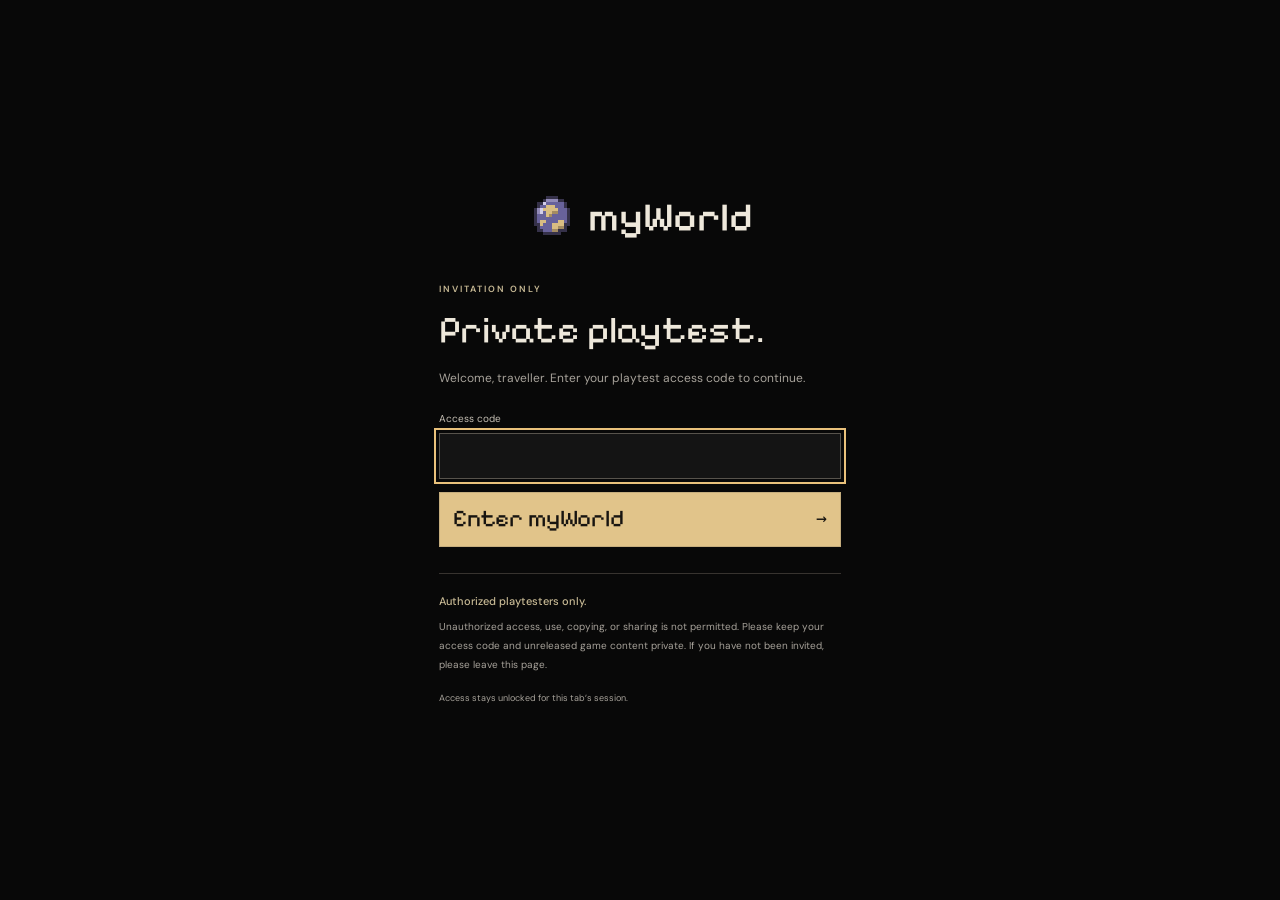
<file: index.html>
<!doctype html>
<html lang="en">
<head>
  <meta charset="utf-8"><meta name="viewport" content="width=device-width,initial-scale=1,viewport-fit=cover">
  <title>myWorld</title>
  <link rel="stylesheet" href="style.css">
</head>
<body class="in-menu access-locked">
  <div id="artLoading" class="art-loading" role="status" hidden>Painting Hearthstead…</div>
  <section id="accessGate" class="access-gate" aria-labelledby="accessTitle">
    <div class="access-panel">
      <div class="opening-brand"><span class="pixel-globe" aria-hidden="true"></span><span>myWorld</span></div>
      <div class="eyebrow">INVITATION ONLY</div>
      <h1 id="accessTitle">Private playtest.</h1>
      <p>Welcome, traveller. Enter your playtest access code to continue.</p>
      <form id="accessForm">
        <label for="accessCode">Access code</label>
        <input id="accessCode" type="password" autocomplete="off" autocapitalize="characters" spellcheck="false" maxlength="64" required aria-describedby="accessError accessNotice">
        <p id="accessError" class="access-error" role="alert"></p>
        <button class="primary" id="accessSubmit" type="submit">Enter myWorld <span>→</span></button>
      </form>
      <div id="accessNotice" class="access-notice"><strong>Authorized playtesters only.</strong><p>Unauthorized access, use, copying, or sharing is not permitted. Please keep your access code and unreleased game content private. If you have not been invited, please leave this page.</p></div>
      <p class="access-session-note">Access stays unlocked for this tab’s session.</p>
    </div>
  </section>
  <div id="opening" class="opening"></div>
  <main class="game-shell">
    <div class="viewport" id="viewport">
      <canvas id="world" tabindex="0" aria-label="Explore the world using arrow keys or WASD. Press E to interact."></canvas>
      <div class="hud-top-left">
        <div class="location-pill"><span class="live-dot"></span><span id="locationName">Hearthstead</span></div>
        <span class="eyebrow" id="lifeStatus">☀ 07:40 · Safe haven</span>
        <span class="world-label" id="worldName">Ashwood Expanse</span>
      </div>
      <nav class="hud-top-right" aria-label="Game controls">
        <button id="mapToggle" class="quiet">Atlas <kbd>M</kbd></button>
        <button id="questButton" class="quiet">Quests</button>
        <button id="moreControls" class="quiet mobile-more" aria-expanded="false" aria-label="More game controls">☰</button><button id="gameSettings" class="quiet secondary-control">Settings</button>
        <button id="gameMenu" class="quiet secondary-control">Menu</button>
      </nav>
      <section id="atlasInfo" class="atlas-info" hidden aria-label="Atlas information">
        <span class="eyebrow">YOUR DISCOVERED WORLD</span>
        <strong id="explored">0% explored</strong>
        <span id="coordinates"></span>
        <div class="legend"><span><i class="safe"></i> Safe haven</span><span><i class="town"></i> Settlement</span><span><i class="ruin"></i> Ruins</span><span><i class="rift"></i> Rift</span></div>
      </section>
      <section class="player-hud" aria-label="Character status">
        <div class="avatar" id="travellerAvatar"></div>
        <div class="player-hud-details"><div class="eyebrow"><span id="travellerLabel">Traveller</span><span id="level">LV. 1</span></div><div class="health-row"><span>HP</span><div class="health-track"><i id="hpBar"></i></div><b id="hpText">60 / 60</b></div><div class="player-resources"><span id="wallet">45 gold</span><span id="petStatus">No companion yet</span></div></div>
      </section>
      <nav class="hud-bottom-right" aria-label="Your belongings">
        <button id="rest" class="quiet secondary-control" title="Return to your village">⌂ Home</button>
        <button id="satchel" class="quiet">Food & companion</button>
        <button id="binder" class="binder-button">▤ Bustagam <span id="cardCount">4 cards</span></button>
        <button id="sound" class="quiet secondary-control" title="Toggle ambient sound" aria-label="Toggle ambient sound">♫ Off</button>
      </nav>
      <div id="speechBubble" class="speech-bubble" hidden role="region" aria-label="Character conversation"></div>
      <div id="prompt" class="interaction-prompt" hidden><kbd>E</kbd><span>Interact</span></div>
      <div id="toast" class="toast" role="status"></div>
      <div class="touch-controls"><button data-move="0,-1" aria-label="Move north">↑</button><div><button data-move="-1,0" aria-label="Move west">←</button><button id="touchInteract">E</button><button data-move="1,0" aria-label="Move east">→</button></div><button data-move="0,1" aria-label="Move south">↓</button></div>
    </div>
  </main>
  <dialog id="modal"><div id="modalContent"></div></dialog>
  <script src="art-manifest.js"></script>
  <script src="art.js"></script>
  <script src="access.js"></script>
  <script src="world-life.js"></script>
  <script src="encounters.js"></script>
  <script src="game.js"></script>
  <script>bootGame();initializeAccessGate();</script>
</body></html>
</file>
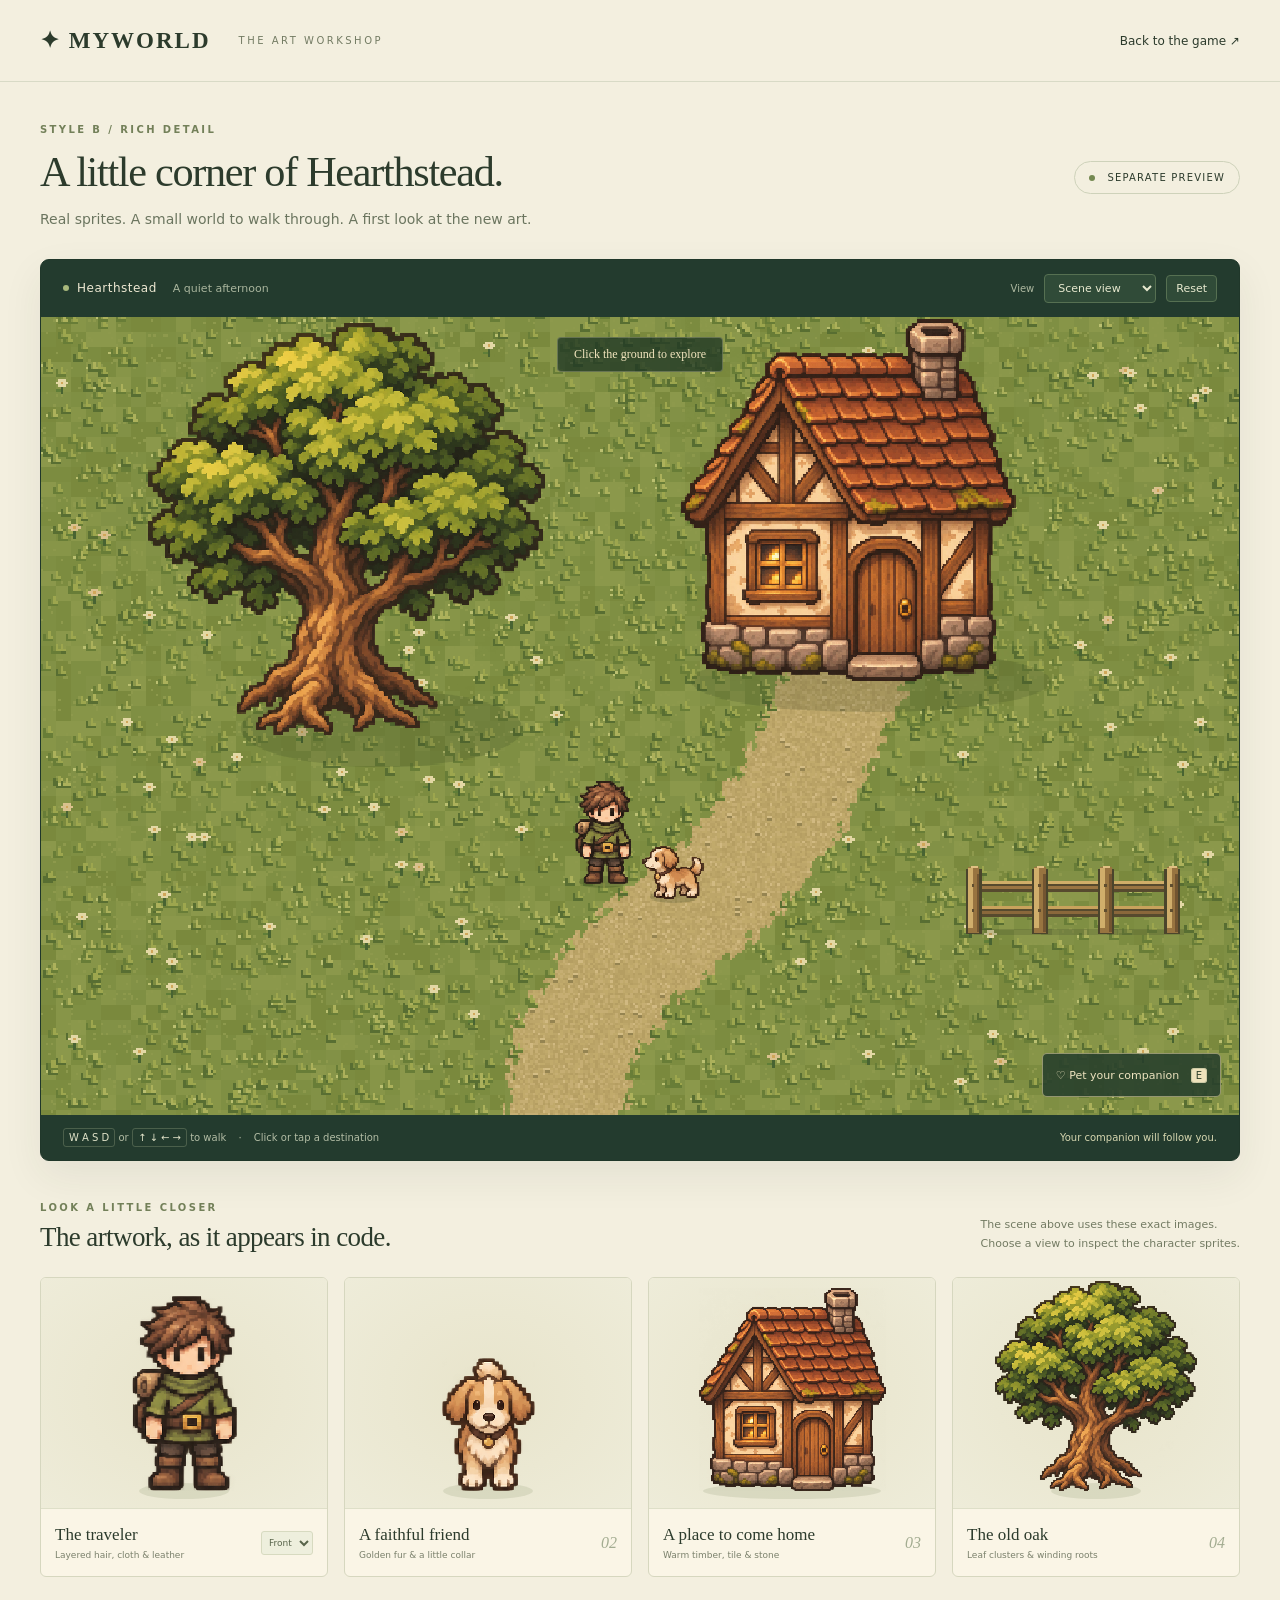
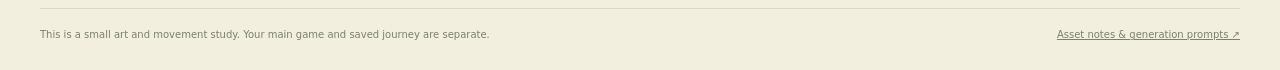
<file: art-preview/index.html>
<!doctype html>
<html lang="en">
<head>
  <meta charset="utf-8">
  <meta name="viewport" content="width=device-width,initial-scale=1">
  <title>Hearthstead · Style B art preview</title>
  <link rel="stylesheet" href="preview.css">
</head>
<body>
  <header class="site-header"><a class="wordmark" href="../">✦ MYWORLD</a><span>THE ART WORKSHOP</span><a class="back" href="../">Back to the game ↗</a></header>
  <main>
    <div class="intro"><div><p class="eyebrow">STYLE B / RICH DETAIL</p><h1>A little corner of Hearthstead.</h1><p class="lead">Real sprites. A small world to walk through. A first look at the new art.</p></div><span class="preview-tag"><i></i> Separate preview</span></div>
    <section class="scene-frame" aria-label="Playable art preview">
      <div class="scene-toolbar"><div><span class="live-dot"></span><b>Hearthstead</b><span class="toolbar-note">A quiet afternoon</span></div><div class="view-controls"><label for="zoom">View</label><select id="zoom"><option value="1">Scene view</option><option value="1.5">Closer · 1.5×</option><option value="2">Detail · 2×</option></select><button id="reset" type="button">Reset</button></div></div>
      <div class="canvas-wrap" id="canvasWrap"><canvas id="scene" width="960" height="640" tabindex="0" aria-label="Walkable village art preview. Use arrow keys or WASD to move, or click the ground."></canvas><div class="loading" id="loading" role="status">Preparing your little corner of the world…</div><div class="scene-caption" id="caption">Click the ground to explore</div><button class="pet-button" id="pet" type="button">♡ Pet your companion <kbd>E</kbd></button><div class="touch-pad" aria-label="Movement controls"><button data-direction="up" aria-label="Walk up">↑</button><button data-direction="left" aria-label="Walk left">←</button><button data-direction="down" aria-label="Walk down">↓</button><button data-direction="right" aria-label="Walk right">→</button></div></div>
      <div class="scene-footer"><span><kbd>W A S D</kbd> or <kbd>↑ ↓ ← →</kbd> to walk <span class="separator">·</span> Click or tap a destination</span><span id="status" role="status">Your companion will follow you.</span></div>
    </section>
    <section class="asset-section" aria-labelledby="assetHeading"><div class="section-heading"><div><p class="eyebrow">LOOK A LITTLE CLOSER</p><h2 id="assetHeading">The artwork, as it appears in code.</h2></div><p>The scene above uses these exact images.<br>Choose a view to inspect the character sprites.</p></div><div class="asset-grid"><article class="asset-card"><div class="asset-art"><canvas id="traveler-study" width="260" height="230" aria-label="Traveler sprite detail"></canvas></div><div class="asset-label"><div><h3>The traveler</h3><p>Layered hair, cloth & leather</p></div><select id="direction" aria-label="Character viewing direction"><option value="0">Front</option><option value="1">Left</option><option value="2">Right</option><option value="3">Back</option></select></div></article><article class="asset-card"><div class="asset-art"><canvas id="dog-study" width="260" height="230" aria-label="Companion dog sprite detail"></canvas></div><div class="asset-label"><div><h3>A faithful friend</h3><p>Golden fur & a little collar</p></div><span class="asset-number">02</span></div></article><article class="asset-card"><div class="asset-art"><canvas id="cottage-study" width="260" height="230" aria-label="Cottage sprite detail"></canvas></div><div class="asset-label"><div><h3>A place to come home</h3><p>Warm timber, tile & stone</p></div><span class="asset-number">03</span></div></article><article class="asset-card"><div class="asset-art"><canvas id="oak-study" width="260" height="230" aria-label="Oak tree sprite detail"></canvas></div><div class="asset-label"><div><h3>The old oak</h3><p>Leaf clusters & winding roots</p></div><span class="asset-number">04</span></div></article></div></section>
    <footer class="page-footer"><p>This is a small art and movement study. Your main game and saved journey are separate.</p><a href="ASSETS.md">Asset notes & generation prompts ↗</a></footer>
  </main>
  <script src="preview.js"></script>
</body>
</html>
</file>
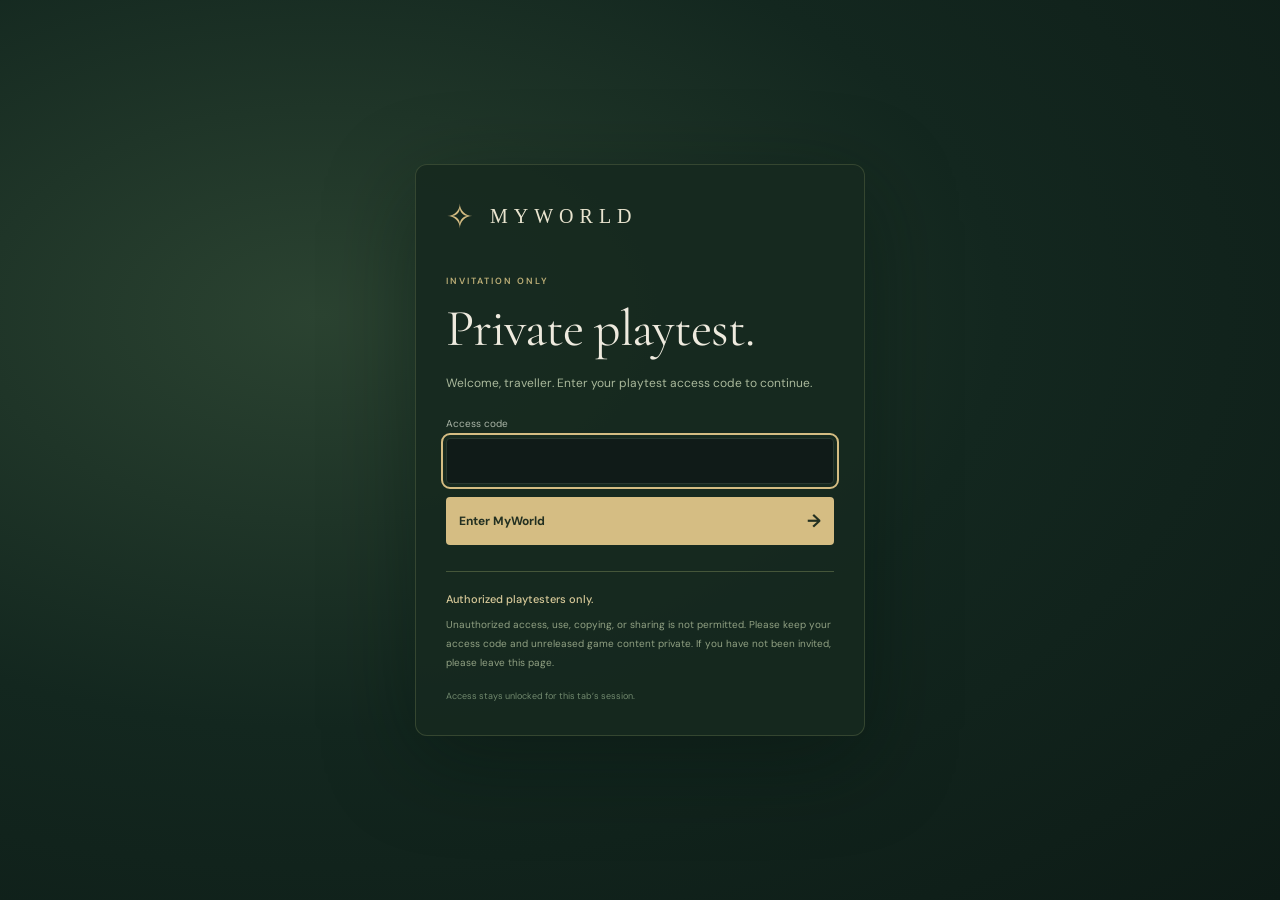
<file: prototype/index.html>
<!doctype html>
<html lang="en">
<head>
  <meta charset="utf-8"><meta name="viewport" content="width=device-width,initial-scale=1,viewport-fit=cover">
  <title>MyWorld — The Wilderlands</title>
  <link rel="stylesheet" href="style.css">
  <link rel="stylesheet" href="combat.css">
  <link rel="stylesheet" href="combat-polish.css">
  <link rel="stylesheet" href="guided.css">
  <link rel="stylesheet" href="map-combat.css">
</head>
<body class="in-menu access-locked">
  <section id="accessGate" class="access-gate" aria-labelledby="accessTitle">
    <div class="access-panel">
      <div class="opening-brand">✧ <span>MYWORLD</span></div>
      <div class="eyebrow">INVITATION ONLY</div>
      <h1 id="accessTitle">Private playtest.</h1>
      <p>Welcome, traveller. Enter your playtest access code to continue.</p>
      <form id="accessForm">
        <label for="accessCode">Access code</label>
        <input id="accessCode" type="password" autocomplete="off" autocapitalize="characters" spellcheck="false" maxlength="64" required aria-describedby="accessError accessNotice">
        <p id="accessError" class="access-error" role="alert"></p>
        <button class="primary" id="accessSubmit" type="submit">Enter MyWorld <span>→</span></button>
      </form>
      <div id="accessNotice" class="access-notice"><strong>Authorized playtesters only.</strong><p>Unauthorized access, use, copying, or sharing is not permitted. Please keep your access code and unreleased game content private. If you have not been invited, please leave this page.</p></div>
      <p class="access-session-note">Access stays unlocked for this tab’s session.</p>
    </div>
  </section>
  <div id="opening" class="opening"></div>
  <main class="game-shell">
    <div class="viewport" id="viewport">
      <div class="map-zoom-controls" aria-label="Map zoom"><button id="zoomOut" aria-label="Zoom out">−</button><button id="zoomReset" aria-label="Reset map zoom"><span id="zoomValue">100%</span></button><button id="zoomIn" aria-label="Zoom in">+</button></div>
      <div id="mapUnitPlayer" class="map-unit-hud player-unit" hidden></div><div id="mapUnitEnemy" class="map-unit-hud enemy-unit" hidden></div>
      <section id="mapBattleStatus" class="map-battle-status" hidden aria-label="Map encounter status"></section>
      <section id="mapBattlePanel" class="map-battle-panel" hidden aria-label="Combat cards and encounter results"></section>
      <canvas id="world" tabindex="0" aria-label="Explore the world using arrow keys or WASD. Press E to interact."></canvas>
      <div class="hud-top-left">
        <div class="location-pill"><span class="live-dot"></span><span id="locationName">Hearthstead</span></div>
        <span class="eyebrow" id="lifeStatus">☀ 07:40 · Safe haven</span>
        <span class="world-label" id="worldName">Ashwood Expanse</span>
      </div>
      <nav class="hud-top-right" aria-label="Game controls">
        <button id="mapToggle" class="quiet">Atlas <kbd>M</kbd></button>
        <button id="questButton" class="quiet">Quests</button>
        <button id="moreControls" class="quiet mobile-more" aria-expanded="false" aria-label="More game controls">☰</button><button id="gameSettings" class="quiet secondary-control">Settings</button>
        <button id="gameMenu" class="quiet secondary-control">Menu</button>
      </nav>
      <section id="atlasInfo" class="atlas-info" hidden aria-label="Atlas information">
        <span class="eyebrow">YOUR DISCOVERED WORLD</span>
        <strong id="explored">0% explored</strong>
        <span id="coordinates"></span>
        <div class="legend"><span><i class="safe"></i> Safe haven</span><span><i class="town"></i> Settlement</span><span><i class="ruin"></i> Ruins</span><span><i class="rift"></i> Rift</span></div>
      </section>
      <section class="player-hud" aria-label="Character status">
        <div class="avatar" id="travellerAvatar"></div>
        <div class="player-hud-details"><div class="eyebrow"><span id="travellerLabel">Traveller</span><span id="level">LV. 1</span></div><div class="health-row"><span>HP</span><div class="health-track"><i id="hpBar"></i></div><b id="hpText">60 / 60</b></div><div class="player-resources"><span id="wallet">45 gold</span><span id="petStatus">No companion yet</span></div></div>
      </section>
      <nav class="hud-bottom-right" aria-label="Your belongings">
        <button id="rest" class="quiet secondary-control" title="Return to your village">⌂ Home</button>
        <button id="satchel" class="quiet">Food & companion</button>
        <button id="binder" class="binder-button">▤ Bustagam <span id="cardCount">4 cards</span></button>
        <button id="sound" class="quiet secondary-control" title="Toggle ambient sound" aria-label="Toggle ambient sound">♫ Off</button>
      </nav>
      <div id="speechBubble" class="speech-bubble" hidden role="region" aria-label="Character conversation"></div>
      <div id="prompt" class="interaction-prompt" hidden><kbd>E</kbd><span>Interact</span></div>
      <div id="toast" class="toast" role="status"></div>
      <div class="touch-controls"><button data-move="0,-1" aria-label="Move north">↑</button><div><button data-move="-1,0" aria-label="Move west">←</button><button id="touchInteract">E</button><button data-move="1,0" aria-label="Move east">→</button></div><button data-move="0,1" aria-label="Move south">↓</button></div>
    </div>
  </main>
  <section id="guidedCombat" class="guided-overlay" hidden tabindex="-1" aria-label="Guided combat"></section>
  <dialog id="modal"><div id="modalContent"></div></dialog>
  <script src="act1-data.js"></script>
  <script src="act1-world.js"></script>
  <script src="act1-puzzles.js"></script>
  <script src="access.js"></script>
  <script src="world-life.js"></script>
  <script src="encounters.js"></script>
  <script src="game.js"></script>
  <script src="combat-engine.js"></script>
  <script src="combat-scene.js"></script>
  <script src="guided-scene.js"></script>
  <script src="combat.js"></script>
  <script src="pixel-sprites.js"></script>
  <script src="map-effects.js"></script>
  <script src="map-combat.js"></script>
  <script src="act1-state.js"></script>
  <script src="act1.js"></script>
  <script src="act1-campaign.js"></script>
  <script>bootGame();initializeAccessGate();</script>
</body></html>
</file>
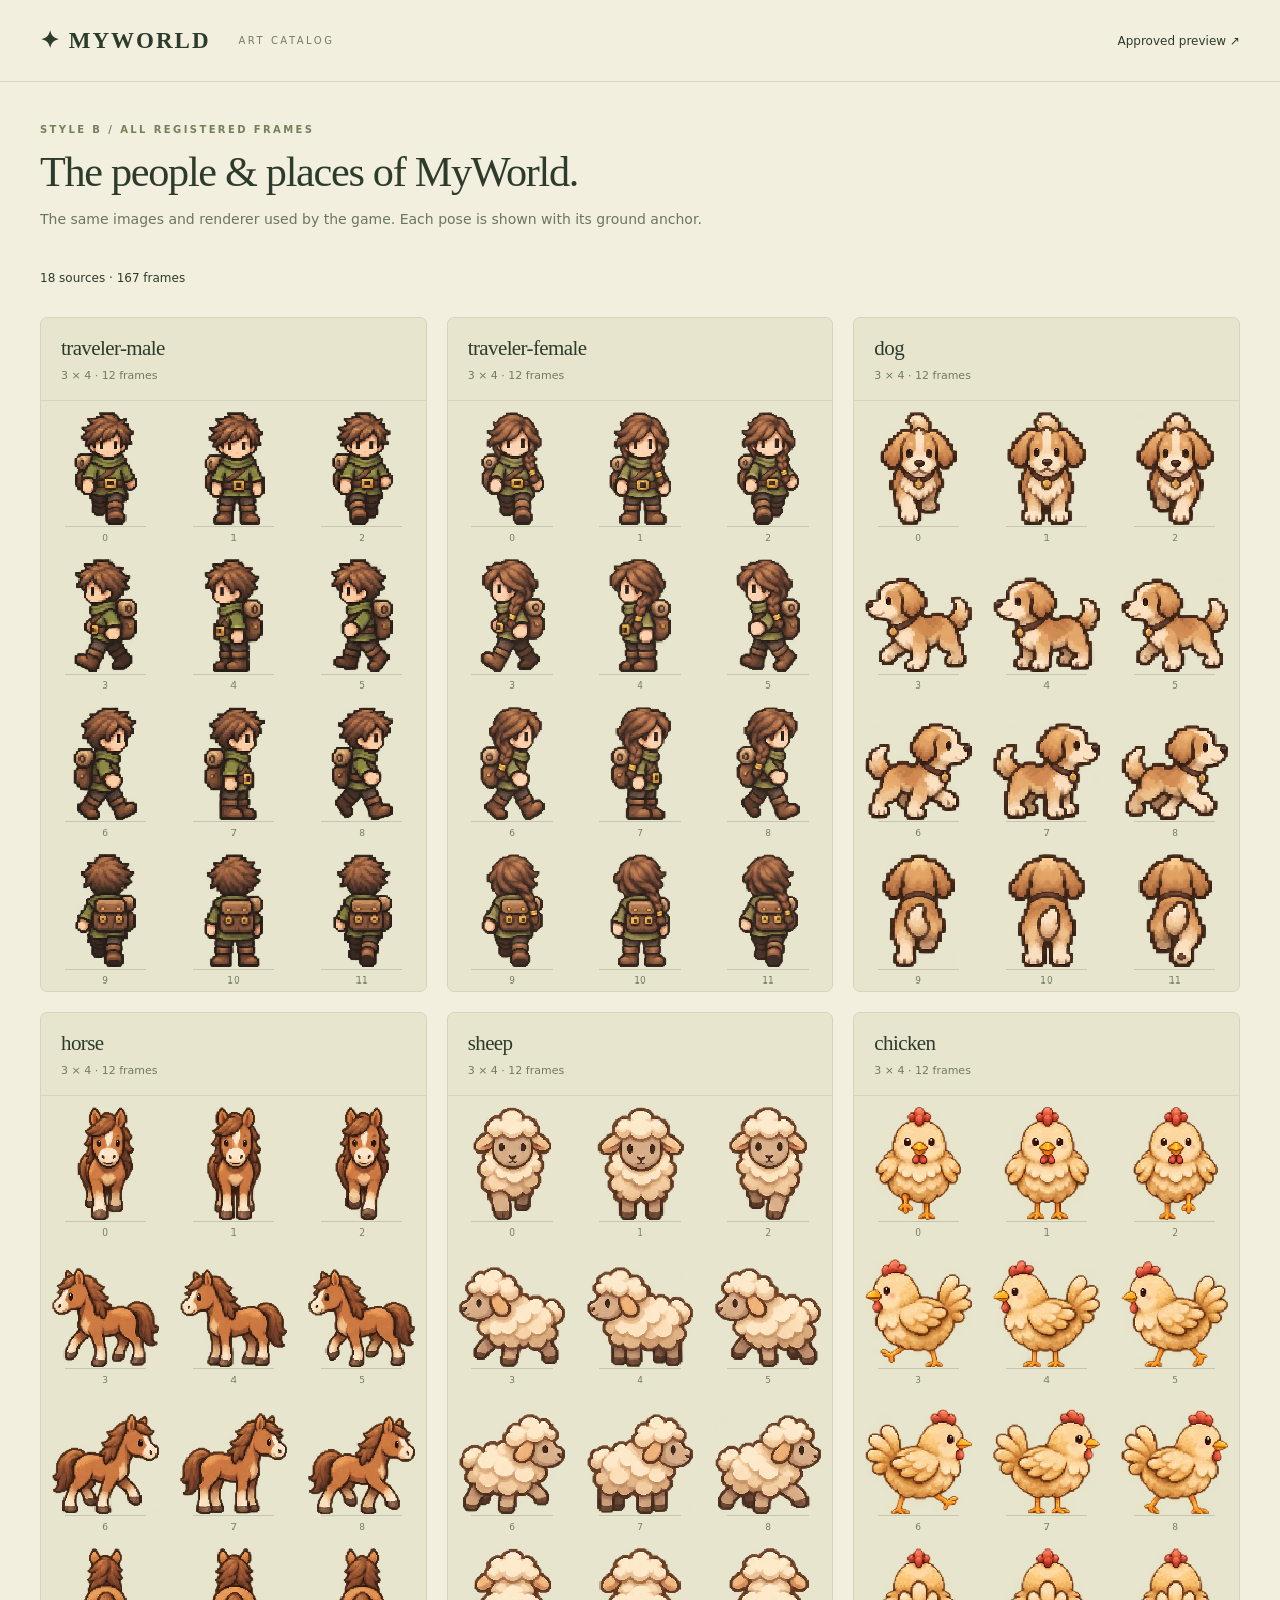
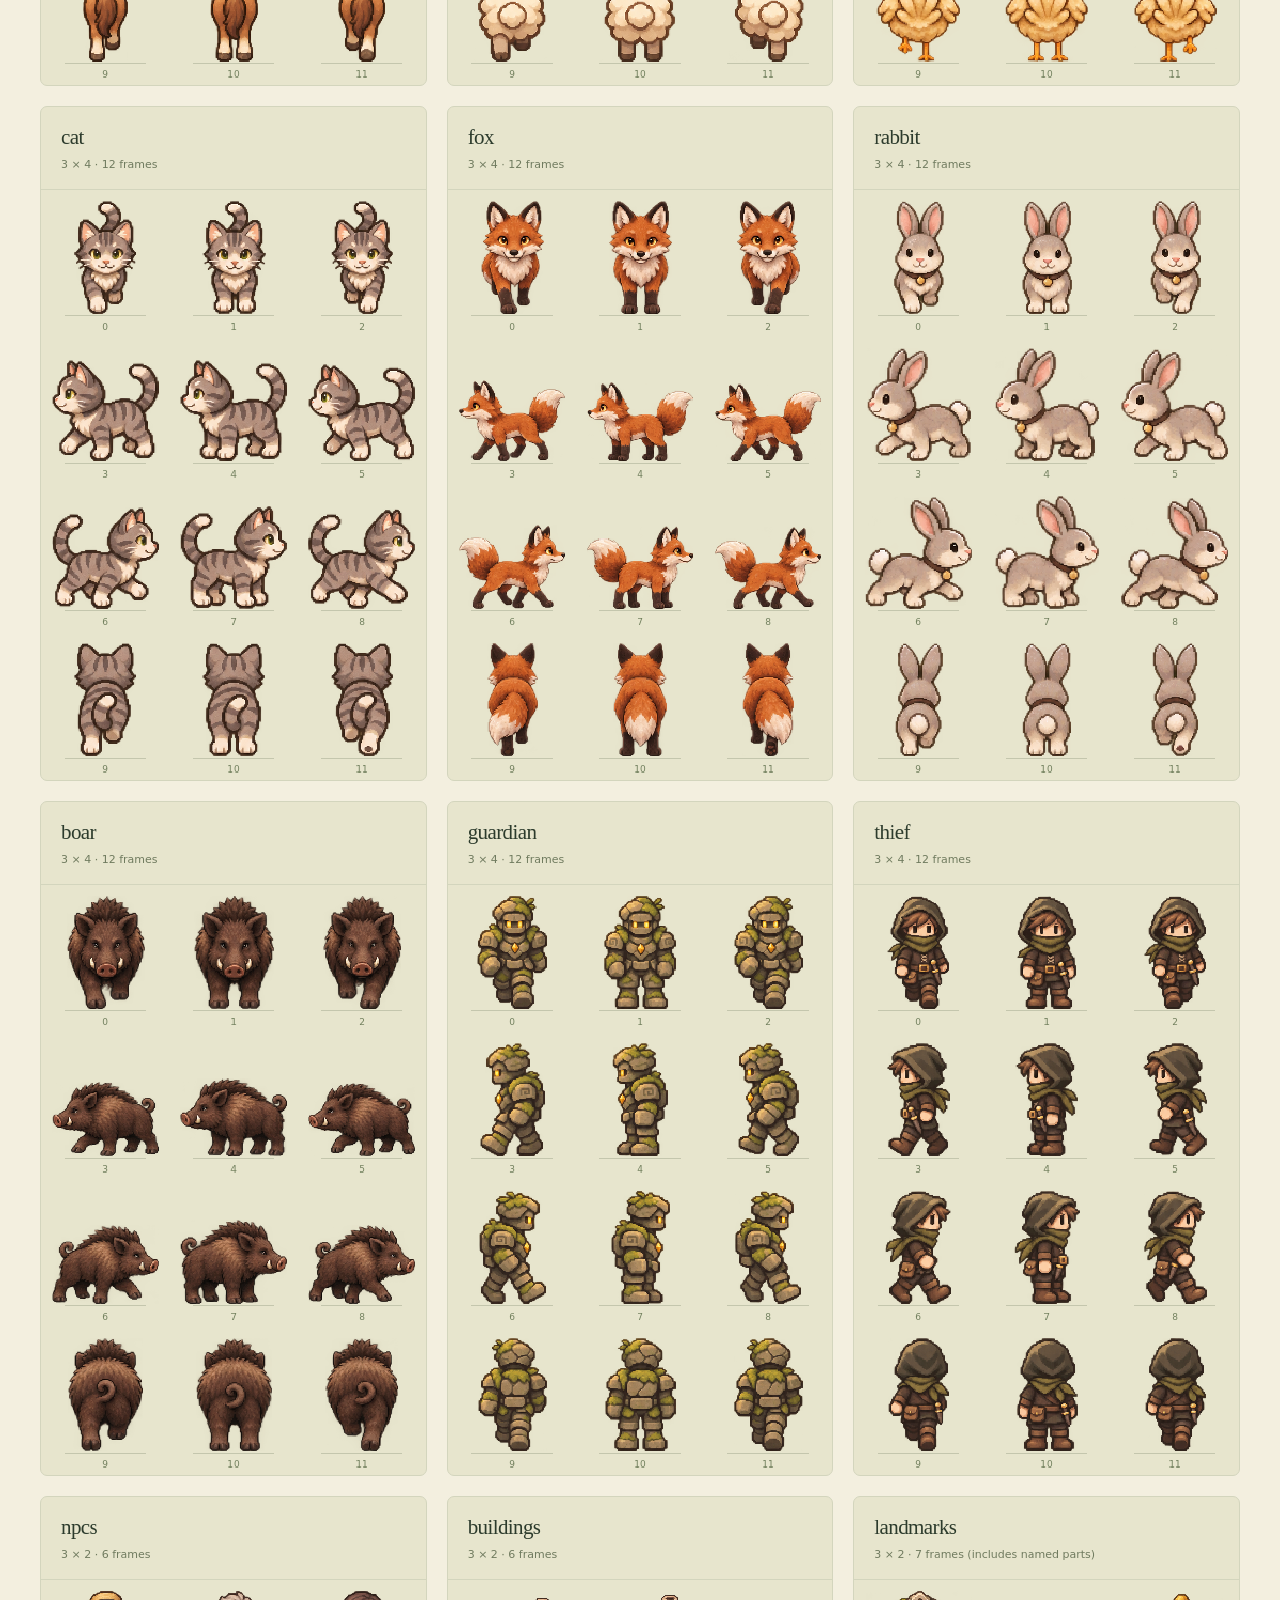
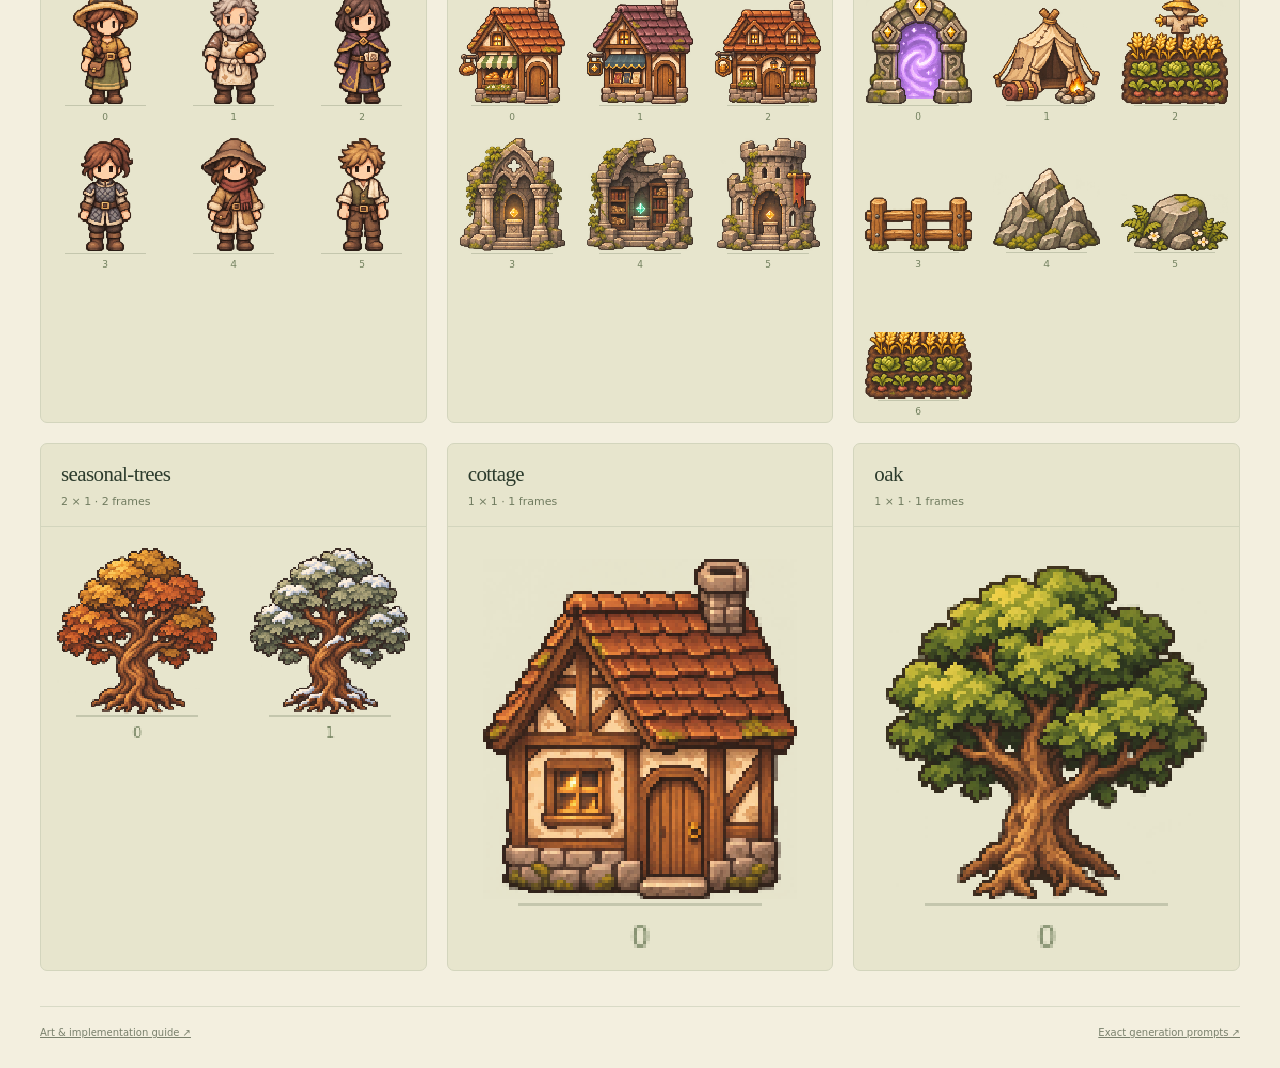
<file: art-preview/catalog.html>
<!doctype html>
<html lang="en"><head><meta charset="utf-8"><meta name="viewport" content="width=device-width,initial-scale=1"><base href="../"><title>MyWorld · Sprite catalog</title><link rel="stylesheet" href="art-preview/preview.css"><style>.catalog{display:grid;grid-template-columns:repeat(3,minmax(0,1fr));gap:20px;padding-bottom:35px}.sheet{background:#e7e5cd;border:1px solid #d3d5bd;border-radius:7px;overflow:hidden}.sheet header{padding:18px 20px;border-bottom:1px solid #d3d5bd}.sheet h2{font-size:21px}.sheet p{font-size:11px;color:#707b5f;margin:8px 0 0}.sheet canvas{display:block;width:100%;height:auto;image-rendering:pixelated}#catalogStatus{padding-bottom:20px;font-size:12px}@media(max-width:850px){.catalog{grid-template-columns:repeat(2,minmax(0,1fr))}}@media(max-width:500px){.catalog{grid-template-columns:1fr}}</style></head><body><header class="site-header"><a class="wordmark" href="./">✦ MYWORLD</a><span>ART CATALOG</span><a class="back" href="art-preview/">Approved preview ↗</a></header><main><div class="intro"><div><p class="eyebrow">STYLE B / ALL REGISTERED FRAMES</p><h1>The people & places of MyWorld.</h1><p class="lead">The same images and renderer used by the game. Each pose is shown with its ground anchor.</p></div></div><p id="catalogStatus" role="status">Loading the artwork…</p><div class="catalog" id="catalog"></div><footer class="page-footer"><a href="docs/ART_GUIDE.md">Art & implementation guide ↗</a><a href="docs/ART_PROMPTS.md">Exact generation prompts ↗</a></footer></main><script src="art-manifest.js"></script><script src="art.js"></script><script>
WorldArt.readyPromise.then(()=>{
 const catalog=document.getElementById('catalog');
 for(const [name,source]of Object.entries(ART_MANIFEST.sources)){
  const card=document.createElement('article');card.className='sheet';const header=document.createElement('header'),title=document.createElement('h2'),info=document.createElement('p');title.textContent=name;info.textContent=`${source.cols} × ${source.rows} · ${source.frames.length} frames${Object.keys(source.parts||{}).length?' (includes named parts)':''}`;header.append(title,info);card.append(header);
  const canvas=document.createElement('canvas');canvas.width=source.cols*120;canvas.height=Math.ceil(source.frames.length/source.cols)*138;canvas.setAttribute('aria-label',name+' sprite frames');const g=canvas.getContext('2d');g.imageSmoothingEnabled=false;
  source.frames.forEach((f,i)=>{const x=(i%source.cols)*120+60,y=Math.floor(i/source.cols)*138+116;g.fillStyle='#40543735';g.fillRect(x-38,y+1,76,1);g.fillStyle='#72805e';g.font='9px system-ui';g.textAlign='center';g.fillText(String(i),x,y+15);const h=Math.min(106,100*f.h/f.w);WorldArt.draw(g,name,i,x,y,h);});
  card.append(canvas);catalog.append(card);
 }
 document.getElementById('catalogStatus').textContent=Object.keys(ART_MANIFEST.sources).length+' sources · '+Object.values(ART_MANIFEST.sources).reduce((n,s)=>n+s.frames.length,0)+' frames';
}).catch(()=>document.getElementById('catalogStatus').textContent='Artwork could not load. Open this page through the local server and refresh.');
</script></body></html>
</file>
<file: style.css>
@import url('https://fonts.googleapis.com/css2?family=Cormorant+Garamond:wght@400;500;600;700&family=DM+Sans:wght@400;500;600;700&display=swap');
.opening[hidden]{display:none}.opening{position:fixed;inset:0;z-index:200;overflow:auto;background:radial-gradient(ellipse at 15% 45%,#284130 0%,#13271f 42%,#0e1b17 80%);padding:34px 6vw 42px}.in-menu>header,.in-menu>main{visibility:hidden;pointer-events:none}.in-menu{overflow:hidden}.opening-brand{display:flex;align-items:center;gap:16px;color:#d5bd83;font-size:33px}.opening-brand span{font:20px Georgia,serif;letter-spacing:6px;color:#e9e4cf}.mode-option{width:100%;display:flex;gap:17px;align-items:center;text-align:left;padding:21px 18px;border:1px solid #3b4b3c;border-radius:7px;background:#203128;color:#e2e3cf;margin:12px 0}.mode-option.active{border-color:#a59c68;background:linear-gradient(110deg,#3b4831,#26382b)}.mode-option>span:nth-child(2){flex:1}.mode-option b{display:block;font-family:Georgia,serif;font-size:17px;font-weight:400}.mode-option small{display:block;font-size:10px;color:#99ab95;margin-top:7px}.mode-option em{font-size:7px;font-style:normal;letter-spacing:1px;color:#84977e}.mode-option:disabled{opacity:.6;filter:none}.mode-symbol{color:#c5b77e;font-size:25px}.settings-option{width:100%;display:flex;gap:15px;align-items:center;padding:16px;border:0;border-top:1px solid #354837;background:none;color:#b9c6ad;margin-top:20px}.settings-option span{flex:1;text-align:left}.flow-panel{max-width:1000px;margin:0 auto;padding:18px 0 35px}.flow-panel.narrow{max-width:480px;margin:6vh auto}.flow-panel h1{font-size:51px;line-height:1.1;margin:15px 0}.flow-panel>p{font-size:12px;color:#a0b39c;line-height:1.9}.back-link{background:none;color:#b6c6aa;border:0;padding:8px 0;margin-bottom:35px;font-size:11px}.character-layout{display:grid;grid-template-columns:.8fr 1.2fr;gap:45px;margin-top:25px}.gender-options{display:flex;gap:12px;margin-top:17px}.gender-card{flex:1;text-align:center;background:#182a20;border:1px solid #3d523d;color:#d7dfc5;border-radius:7px;padding:15px}.gender-card.selected{border:1px solid #d5bd83;background:#314430;box-shadow:inset 0 0 0 1px #d5bd8340}.gender-card svg{display:block;width:75px;height:95px;margin:0 auto 9px}.gender-card b{display:block;font-size:12px}.gender-card small{display:block;color:#90a287;font-size:9px;margin-top:7px}.pillar-editor{border:1px solid #3d523b;padding:23px;border-radius:9px;background:#17291f}.allocation-heading{display:flex;justify-content:space-between;gap:10px;color:#d5bd83;letter-spacing:1px;font-size:10px}.allocation-heading b{letter-spacing:0}.pillar-editor>p{font-size:10px;color:#9bad91;line-height:1.8;margin:12px 0}.allocation-row{display:flex;align-items:center;gap:10px;padding:13px 0;border-bottom:1px solid #314630}.allocation-row>div{flex:1}.allocation-row b{font-size:11px;font-weight:500}.allocation-row small{display:block;color:#90a187;font-size:9px;margin-top:5px}.pillar-icon{font-size:20px;color:#c2ba88;width:26px}.allocation-row>button{height:27px;width:27px;border:1px solid #5d6c48;background:#2b3f2b;color:#d5d9b9;border-radius:4px;font-size:16px}.allocation-row>strong{min-width:16px;text-align:center;font-size:13px;color:#d5bd83}.allocation-buttons{display:flex;gap:8px;margin-top:18px}.allocation-buttons button{flex:1}.creation-summary{padding:15px;background:#263c29;color:#c4cba6;border-radius:5px;font-size:11px;line-height:1.7;margin-top:19px}.start-journey{max-width:360px;margin:25px 0 0 auto}.replace-note{color:#bfac78!important;margin-top:16px!important;font-size:10px!important}.motion-setting{display:flex;align-items:center;gap:10px;margin:25px 0;font-size:12px}.motion-setting input{width:auto;accent-color:#c9b67f}.flow-panel.narrow label{margin-top:22px}.brand-button{border:0;background:none;padding:0}.village-status{display:flex;gap:16px;align-items:center;margin:-7px 0 16px;color:#b8cba6;font-size:11px}.village-status>span:last-child{color:#90a186;margin-left:auto;font-size:10px}.village-status button{font-size:10px;padding:7px 12px}.avatar svg{height:48px;width:37px}.shop-wallet{padding:12px;background:#263c29;color:#d1d6b6;border-radius:5px;margin:15px 0}.shop-wallet b{float:right;color:#e3c983}.shop-item{display:flex;align-items:center;gap:15px;padding:17px 0;border-bottom:1px solid #354c35}.shop-item>span{color:#d5bd83;font-size:26px;width:30px}.shop-item>div{flex:1}.shop-item b{display:block;font:17px Georgia,serif;color:#e5ddbd}.shop-item small{display:block;color:#9bad91;font-size:10px;line-height:1.7;margin-top:7px}.shop-item .quiet{min-width:70px;white-space:nowrap}.animal-response{background:#283e2c;padding:17px;border-radius:5px;color:#d8d8b9;margin:15px 0;font:18px Georgia,serif}.large-text .intro,.large-text .chapter p,.large-text dialog p,.large-text .shop-item small,.large-text .allocation-row small,.large-text .flow-panel>p{font-size:calc(12px * var(--text-scale,1))}.large-text button,.large-text input,.large-text select{font-size:calc(11px * var(--text-scale,1))}
@media(max-width:850px){.opening{padding:25px}.mode-option{padding:17px 13px;gap:12px}.mode-option em{font-size:6px}.character-layout{gap:20px}.pillar-editor{padding:17px}}@media(max-width:600px){.opening{padding:20px 18px}.mode-option{padding:16px;margin:9px 0}.mode-option b{font-size:15px}.mode-option em{font-size:6px}.flow-panel.narrow{margin:12px auto}.flow-panel h1{font-size:36px}.back-link{margin-bottom:22px}.character-layout{grid-template-columns:1fr;gap:20px}.gender-card svg{height:75px}.gender-options{margin-top:12px}.allocation-row{padding:13px 0}.allocation-row small{font-size:10px}.start-journey{max-width:none}.village-status{gap:8px;flex-wrap:wrap;font-size:10px}.village-status>span:last-child{font-size:9px}.header-right button{margin-left:7px}.world-toolbar .eyebrow{font-size:7px;letter-spacing:1px}.shop-item{gap:10px}.shop-item small{font-size:10px}}
:root{--bg:#101b19;--panel:#16231f;--border:#2a3931;--text:#eeeade;--muted:#8b9b8b;--accent:#d5bd83;--green:#b5cc9b}*{box-sizing:border-box}body{margin:0;background:var(--bg);color:var(--text);font-family:'DM Sans',sans-serif;font-size:13px}button,input,select{font:inherit}button{cursor:pointer;transition:background .15s,transform .15s}button:hover{filter:brightness(1.18)}button:active{transform:translateY(1px)}button:disabled{opacity:.45;cursor:default}button:focus-visible,input:focus-visible,select:focus-visible,canvas:focus-visible{outline:2px solid var(--accent);outline-offset:3px}header{height:78px;border-bottom:1px solid var(--border);padding:0 38px;display:flex;align-items:center;justify-content:space-between}.brand{font-size:21px;letter-spacing:5px;color:var(--text);text-decoration:none;font-family:Georgia,serif;display:flex;align-items:center;gap:14px}.brand-icon{color:var(--accent);font-size:36px}.brand small{font-family:'DM Sans',sans-serif;letter-spacing:2px;font-size:9px;color:var(--muted);margin-left:14px;border-left:1px solid var(--border);padding-left:24px}.header-right{display:flex;align-items:center;gap:9px;font-size:9px;letter-spacing:1.5px;color:var(--muted)}.live-dot{width:6px;height:6px;background:#b7cb98;border-radius:50%;display:inline-block;box-shadow:0 0 9px #b7cb9840}.quiet{border:1px solid var(--border);background:transparent;color:var(--text);padding:9px 13px;border-radius:5px;font-size:11px}.header-right button{margin-left:25px;letter-spacing:0}.header-right button span{margin-left:12px;border:1px solid var(--border);border-radius:50%;padding:0 4px}main{display:grid;grid-template-columns:285px minmax(0,1fr);max-width:1800px;margin:auto}.sidebar{padding:34px 28px 20px;border-right:1px solid var(--border);min-height:calc(100vh - 78px)}.eyebrow{font-size:9px;font-weight:600;letter-spacing:2px;color:var(--muted)}h1,h2,h3,p{margin:0}h1{font-family:'Cormorant Garamond',Georgia,serif;font-size:55px;line-height:.98;letter-spacing:-1.6px;font-weight:500;margin:20px 0 15px}h1 span{color:var(--accent)}.intro{color:var(--muted);line-height:1.9;font-size:12px}.world-card{border:1px solid var(--border);background:#ffffff02;border-radius:7px;padding:17px;margin-top:28px}.section-heading{font-size:9px;letter-spacing:1.5px;display:flex;justify-content:space-between;color:var(--accent);margin-bottom:21px}label{font-size:10px;color:#aab5a7;display:block;margin:12px 0 8px}.seed-row{display:flex;gap:6px}input,select{width:100%;min-width:0;background:#101b18;color:#dddcc9;border:1px solid var(--border);border-radius:4px;padding:10px;font-size:11px}.seed-row input{font-family:monospace;font-size:11px}.seed-row button{color:var(--accent);background:#22312a;border:1px solid var(--border);border-radius:4px;font-size:20px;width:36px;flex-shrink:0}.primary{background:var(--accent);color:#233021;border:0;border-radius:4px;padding:12px 13px;font-weight:700;display:flex;justify-content:space-between;align-items:center;width:100%;margin-top:18px;font-size:11px}.primary span{font-size:18px}.small{font-size:9px}.muted{color:var(--muted)}.world-card p{text-align:center;margin-top:11px}.chapter{margin-top:30px}.chapter .eyebrow{display:flex;justify-content:space-between}.chapter h2{font-family:'Cormorant Garamond',Georgia,serif;font-size:26px;font-weight:500;margin:10px 0}.chapter p{font-size:11px;color:var(--muted);line-height:1.9}.quest-item{display:flex;gap:10px;align-items:center;border-bottom:1px solid #2a393188;padding:12px 0;font-size:10px;color:#b6c1af}.quest-item b{font-size:15px;color:var(--accent);font-weight:400}.quest-item.done{color:#789b70}.sidebar-bottom{margin-top:26px;padding-top:18px;display:flex;gap:12px;align-items:center;color:#667b68}.compass{font-size:40px}.sidebar-bottom p{font-family:Georgia,serif;font-style:italic;font-size:11px;line-height:1.6}.sidebar-bottom>span:last-child{margin-left:auto;font-size:10px}.game-column{padding:28px 30px 20px;min-width:0}.world-toolbar{display:flex;align-items:center;justify-content:space-between;margin-bottom:19px}.world-toolbar h2{font-family:'Cormorant Garamond',Georgia,serif;font-size:31px;font-weight:500;margin-top:4px}.toolbar-actions{display:flex;align-items:center;gap:9px}.toolbar-actions>span{font-size:10px;color:var(--muted);margin-right:10px}kbd{font-family:inherit;display:inline-block;font-size:9px;background:#ffffff07;border:1px solid #ffffff25;border-bottom-width:2px;border-radius:3px;padding:2px 5px;min-width:19px;text-align:center;color:#d3d5bf}.toolbar-actions kbd{margin-left:8px}.viewport{height:clamp(360px,55vh,680px);position:relative;overflow:hidden;border:1px solid #475441;border-radius:9px;background:#1e3b2f;box-shadow:0 18px 50px #0003}canvas{display:block;width:100%;height:100%;image-rendering:pixelated;outline:none!important}.location-pill{position:absolute;top:19px;left:20px;background:#12221cda;border:1px solid #6c81554d;padding:10px 13px;border-radius:4px;display:flex;gap:9px;align-items:center;font-size:10px;color:#e1e4cd;pointer-events:none}.world-coordinate{position:absolute;top:27px;right:21px;font-size:9px;color:#ecedd0b3;letter-spacing:2px;pointer-events:none}.world-badge{position:absolute;right:22px;bottom:50px;color:#eeebc9b0;font-family:Georgia,serif;font-size:12px;letter-spacing:3px;text-align:center;pointer-events:none}.world-badge>span{display:block;font-size:29px;margin-bottom:5px;color:#e1c690}.world-badge small{display:block;letter-spacing:2px;font-family:monospace;font-size:8px;margin-top:6px}.controls-hint{position:absolute;bottom:0;left:0;right:0;height:36px;display:flex;align-items:center;gap:23px;justify-content:center;background:#0d1f17b8;font-size:9px;color:#bec8b0}.controls-hint span{display:flex;align-items:center;gap:4px}.interaction-prompt{position:absolute;bottom:65px;left:50%;transform:translateX(-50%);background:#efe4c7;color:#263527;box-shadow:0 4px 18px #0005;border:1px solid #b9a779;border-radius:5px;padding:11px 16px;white-space:nowrap;font-size:12px}.interaction-prompt kbd{background:#273e2c;color:#f4eccc;margin-right:9px;border-color:#455342}.toast{position:absolute;top:70px;left:50%;transform:translateX(-50%) translateY(-10px);background:#11251dec;color:#eee2b9;border:1px solid #73835e;border-radius:5px;padding:12px 20px;font-size:11px;opacity:0;transition:.2s;pointer-events:none;max-width:85%;text-align:center}.toast.show{opacity:1;transform:translateX(-50%) translateY(0)}.under-map{display:flex;justify-content:space-between;align-items:center;margin:14px 0 22px;font-size:9px;color:var(--muted);gap:10px}.legend{display:flex;gap:18px}.legend span{display:flex;align-items:center;gap:6px}.legend i{display:block;width:6px;height:6px;transform:rotate(45deg)}.safe{background:#c4d29f}.town{background:#d9b474}.ruin{background:#94a7ab}.rift{background:#ba9ed3}.save-note{font-size:8px;color:#687c69}.bottom-panels{display:grid;grid-template-columns:1.15fr 1fr;gap:16px}.traveller-panel,.binder-panel{border:1px solid var(--border);border-radius:6px;display:flex;align-items:center;padding:18px;gap:15px;background:#ffffff02}.avatar{width:44px;height:54px;background:#273629;border:1px solid #415039;display:grid;place-items:center;font-size:31px;color:var(--accent);border-radius:4px}.traveller-details{flex:1}.traveller-details .eyebrow{font-size:8px;letter-spacing:1px;display:flex;justify-content:space-between;gap:10px}.traveller-details .eyebrow span{color:var(--accent)}h3{font-family:'Cormorant Garamond',Georgia,serif;font-size:18px;font-weight:500;margin-top:6px}.health-row{display:flex;align-items:center;gap:8px;font-size:8px;margin-top:11px;color:#a4b49b}.health-track{height:4px;background:#29392c;flex:1;border-radius:3px;overflow:hidden}.health-track i{display:block;height:100%;background:#a9c18b;width:100%;transition:width .3s}.health-row b{font-size:8px;font-weight:400;white-space:nowrap}.traveller-panel>button{font-size:9px;padding:7px;max-width:85px}.binder-panel{justify-content:space-between}.binder-panel .eyebrow{font-size:8px}.binder-panel h3{font-size:18px}.binder-button{background:#24332a;color:var(--accent);border:1px solid #40503b;border-radius:4px;white-space:nowrap;padding:11px;font-size:12px}.binder-button span{margin:0 8px;font-size:10px}.journal-strip{margin-top:19px;display:flex;gap:16px;align-items:center;color:var(--muted);font-size:10px}.journal-strip .eyebrow{font-size:8px;white-space:nowrap}.journal-strip>span:last-child{margin-left:auto;color:var(--accent)}dialog{background:#17271f;color:var(--text);border:1px solid #617153;border-radius:12px;padding:30px;width:580px;max-width:calc(100% - 28px);box-shadow:0 30px 100px #0009}dialog::backdrop{background:#060e0be0;backdrop-filter:blur(5px)}dialog h2{font-family:'Cormorant Garamond',Georgia,serif;font-size:35px;font-weight:500;margin:10px 0}dialog p{color:#a8b6a1;line-height:1.8;font-size:12px;margin:10px 0}dialog .close{float:right;background:none;border:1px solid var(--border);color:var(--muted);border-radius:4px;padding:4px 9px}dialog .actions{display:flex;gap:8px;margin-top:17px;flex-wrap:wrap}dialog .actions button{flex:1}.modal-icon{font-size:38px;color:var(--accent);margin-top:12px}.combat-hp{display:flex;justify-content:space-between;padding:15px;background:#0c1b15;border-radius:5px;margin:15px 0;font-size:12px}.combat-hp b{color:#c6d9a9}.card-grid{display:grid;grid-template-columns:repeat(2,1fr);gap:9px;margin:15px 0}.play-card{padding:17px 13px;text-align:left;border:1px solid #475d3c;border-radius:6px;background:linear-gradient(135deg,#2d412e,#18291f);color:#eee8cd}.play-card strong{display:block;font-family:Georgia,serif;font-weight:400;font-size:16px;margin:6px 0}.play-card small{display:block;color:#a6b69b;font-size:10px;line-height:1.7}.play-card .symbol{color:var(--accent);font-size:23px}.dice-label{font-size:11px;color:var(--accent);display:flex;gap:8px;align-items:center;margin-top:14px}.combat-log{font-size:11px!important;min-height:40px;background:#102017;padding:10px 12px;border-left:2px solid var(--accent)}.pillars{display:grid;grid-template-columns:repeat(3,1fr);gap:6px;margin:14px 0}.pillars div{padding:9px;background:#24382a;font-size:10px;color:#bdc8b0}.pillars b{float:right;color:var(--accent)}.touch-controls{display:none}.atlas-note{position:absolute;top:65px;left:20px;background:#12221cd9;color:var(--accent);padding:7px;font-size:9px}
@media(min-width:1600px){.sidebar{padding-top:45px}.game-column{padding-top:36px}.world-card{margin-top:40px}.chapter{margin-top:40px}}@media(max-width:1150px){main{grid-template-columns:240px minmax(0,1fr)}.sidebar{padding:28px 20px}h1{font-size:48px}.game-column{padding:25px 20px}.bottom-panels{grid-template-columns:1fr}.binder-panel{padding:13px 18px}.save-note{display:none}.legend{gap:13px}.brand small{display:none}.controls-hint{gap:10px}.controls-hint span:last-child{display:none}.header-right{font-size:8px}}@media(max-width:740px){header{padding:0 17px;height:62px}.brand{font-size:17px;gap:7px}.header-right>span{display:none}.header-right button{margin:0;font-size:10px}main{display:flex;flex-direction:column}.sidebar{min-height:0;border:0;padding:22px 18px 0;display:grid;grid-template-columns:1fr 1fr;gap:0 20px}.sidebar>.eyebrow{grid-column:1}h1{font-size:38px;margin:12px 0}.intro{font-size:10px}.world-card{grid-column:2;grid-row:1/5;margin:0;padding:13px}.section-heading{margin-bottom:8px;font-size:8px}.world-card label{font-size:9px;margin:9px 0 5px}.world-card .small{display:none}.primary{margin-top:10px;padding:10px;font-size:10px}.chapter{grid-column:1/-1;margin-top:22px}.chapter h2{font-size:23px}.chapter p{display:none}#questList{display:flex;gap:15px}.quest-item{flex:1;font-size:9px;border:0;padding:8px 0}.sidebar-bottom{display:none}.game-column{padding:18px 13px}.world-toolbar h2{font-size:26px}.world-toolbar .eyebrow{font-size:8px}.toolbar-actions>span{display:none}.toolbar-actions .quiet{padding:7px}.viewport{height:440px}.world-badge{display:none}.world-coordinate{font-size:8px}.legend{gap:12px;flex-wrap:wrap;font-size:8px}.controls-hint{justify-content:flex-start;padding-left:12px}.touch-controls{display:flex;position:absolute;right:12px;bottom:47px;flex-direction:column;align-items:center;gap:3px}.touch-controls button{background:#14271ddc;border:1px solid #8a9b6c;color:#edebce;width:36px;height:34px;border-radius:5px;touch-action:none}.touch-controls>div{display:flex;gap:3px}.interaction-prompt{bottom:75px;left:15px;transform:none;font-size:10px;padding:8px}.bottom-panels{gap:10px}.under-map{margin-bottom:13px}.journal-strip{font-size:9px;line-height:1.6}.journal-strip .eyebrow{display:none}.world-toolbar{gap:8px}dialog{padding:22px}.card-grid{gap:7px}}

/* The playable world owns the viewport; all game controls sit over the canvas. */
body:not(.in-menu){overflow:hidden}
.game-shell{position:fixed;inset:0;display:block;max-width:none;width:100%;height:100dvh;margin:0;padding:0;border:0}
.game-shell .viewport{position:absolute;inset:0;width:100%;height:100%;max-height:none;border:0;border-radius:0;box-shadow:none}
.game-shell canvas{width:100%;height:100%}
.hud-top-left{position:absolute;top:22px;left:24px;display:flex;align-items:flex-start;gap:8px;flex-direction:column;pointer-events:none}
.hud-top-left .location-pill{position:static;padding:10px 13px;background:#12221ce8;border-color:#71835866;box-shadow:0 3px 18px #0002}
.hud-top-left .eyebrow{padding:4px 5px;color:#d1d8b7;font-size:9px;text-shadow:0 2px 3px #102317}
.world-label{font:italic 12px Georgia,serif;color:#bfc8a4;padding-left:5px;text-shadow:0 2px 3px #102317}
.hud-top-right{position:absolute;top:22px;right:24px;display:flex;gap:7px}
.hud-top-right .quiet,.hud-bottom-right .quiet,.hud-bottom-right .binder-button{background:#14271ee8;border-color:#77846377;color:#e1e2c7;box-shadow:0 3px 16px #0002;padding:11px 15px;backdrop-filter:blur(8px)}
.hud-top-right .quiet{font-size:11px}
.hud-bottom-right{position:absolute;right:24px;bottom:24px;display:flex;gap:8px;align-items:center}
.player-hud{position:absolute;left:24px;bottom:24px;width:310px;display:flex;gap:12px;align-items:center;padding:13px 15px;border:1px solid #7a866355;border-radius:7px;background:#14271ee8;box-shadow:0 4px 22px #0003;backdrop-filter:blur(8px)}
.player-hud .avatar{flex-shrink:0;height:51px;width:41px;background:#2d432b}
.player-hud-details{min-width:0;flex:1}.player-hud .eyebrow{display:flex;justify-content:space-between;align-items:center;letter-spacing:1px;gap:12px;font-size:9px;color:#d2ca9a}
.player-hud .health-row{margin-top:10px;font-size:9px}.player-hud .health-track{height:5px}.player-hud .health-row b{font-size:9px}
.player-resources{display:flex;justify-content:space-between;gap:8px;font-size:9px;color:#b8c6a3;margin-top:10px}.player-resources>span:last-child{color:#97ac91;font-size:8px}
.atlas-info{position:absolute;left:24px;top:142px;background:#11261ef2;border:1px solid #77846366;border-radius:7px;padding:18px;display:flex;flex-direction:column;gap:12px;max-width:240px}
.atlas-info[hidden]{display:none}.atlas-info strong{font:24px Georgia,serif;font-weight:400;color:#dbd9b5}.atlas-info>span:not(.eyebrow){color:#a6b798;font-size:10px}.atlas-info .legend{flex-wrap:wrap;gap:13px;font-size:9px}
.speech-bubble{position:absolute;z-index:30;padding:14px 17px;background:#eee5c9;color:#35402c;border:1px solid #c7b889;border-radius:13px;box-shadow:0 8px 25px #10231655;pointer-events:auto;line-height:1.6}
.speech-bubble[hidden]{display:none}.speech-bubble::after{content:'';position:absolute;top:100%;left:calc(var(--speech-tail, 50%) - 8px);border-left:8px solid transparent;border-right:8px solid transparent;border-top:12px solid #eee5c9;filter:drop-shadow(0 2px 0 #c7b889)}
.speaker-name{font-size:9px;letter-spacing:1px;font-weight:700;text-transform:uppercase;color:#7d714a;margin-bottom:5px}.speech-bubble p{font:14px/1.65 Georgia,serif;margin:0;color:#35402c}.speech-actions{display:flex;gap:7px;flex-wrap:wrap;margin-top:11px}.speech-actions button{background:#526744;border:1px solid #41563a;color:#f3edda;border-radius:4px;padding:7px 10px;font-size:10px;line-height:1.4}.speech-actions button:hover{background:#405739}
.game-shell .interaction-prompt{bottom:130px;padding:9px 13px;font-size:11px;z-index:15}.game-shell .toast{top:104px;z-index:35}.quest-list small{display:block;font-size:10px;color:#8d9d83;margin-top:5px}.quest-list .quest-item{font-size:13px;padding:16px 0;gap:13px}.quest-list .quest-item b{font-size:21px}.game-shell .touch-controls{z-index:20}

.mobile-more{display:none}.combat-opponent{display:flex;align-items:center;gap:16px;margin:12px 0}.combat-opponent svg{width:64px;height:64px;flex-shrink:0;background:#243b2a;border:1px solid #4c6242;border-radius:7px;padding:6px}.combat-opponent h2{font-size:30px;margin:0}
@media(max-width:860px),(pointer:coarse){
 body{overscroll-behavior:none;-webkit-tap-highlight-color:transparent}.game-shell canvas{touch-action:none}.opening{padding-top:max(20px,env(safe-area-inset-top));padding-bottom:max(25px,env(safe-area-inset-bottom));-webkit-overflow-scrolling:touch}
 .hud-top-left{top:max(12px,env(safe-area-inset-top));left:max(12px,env(safe-area-inset-left));gap:5px;max-width:48%}.hud-top-left .location-pill{max-width:100%;font-size:10px;line-height:1.4;padding:9px 10px}.hud-top-left .eyebrow{font-size:8px;letter-spacing:.6px}.world-label{display:none}
 .hud-top-right{top:max(12px,env(safe-area-inset-top));right:max(12px,env(safe-area-inset-right));display:grid;grid-template-columns:repeat(3,auto);gap:5px}.hud-top-right .quiet{min-width:44px;min-height:44px;padding:9px;font-size:10px}.hud-top-right kbd{display:none}.mobile-more{display:block}.game-shell .secondary-control{display:none}.controls-expanded .hud-top-right .secondary-control{display:block;grid-column:1/-1}.controls-expanded .hud-bottom-right .secondary-control{display:block}
 .player-hud{top:102px;bottom:auto;left:12px;width:210px;padding:9px 10px;gap:8px;pointer-events:none;background:#14271ecc}.player-hud .avatar{height:43px;width:34px}.player-hud .avatar svg{height:39px;width:30px}.player-hud .eyebrow{font-size:8px}.player-resources{font-size:8px;gap:5px}.player-resources>span:last-child{font-size:7px}.player-hud .health-row{margin-top:7px}.player-resources{margin-top:7px}
 .hud-bottom-right{right:max(12px,env(safe-area-inset-right));bottom:max(20px,env(safe-area-inset-bottom));display:flex;flex-direction:column;align-items:stretch;gap:7px;max-width:155px}.hud-bottom-right .quiet,.hud-bottom-right .binder-button{min-height:48px;font-size:10px;padding:10px 11px}.hud-bottom-right .binder-button span{font-size:9px;margin-left:4px;margin-right:0}
 .game-shell .touch-controls{display:flex;position:absolute;left:max(14px,env(safe-area-inset-left));right:auto;bottom:max(20px,env(safe-area-inset-bottom));gap:5px;align-items:center;touch-action:none}.game-shell .touch-controls>div{gap:5px}.game-shell .touch-controls button{width:48px;height:48px;font-size:19px;border:1px solid #a6b88788;background:#173324d9;color:#eee4be;user-select:none;-webkit-user-select:none;touch-action:none;border-radius:9px;box-shadow:0 3px 10px #0003}.game-shell .touch-controls #touchInteract{background:#d2bd86;color:#273d29;border-color:#eddfb5;font-size:15px;font-weight:700}
 .game-shell .interaction-prompt{left:50%;transform:translateX(-50%);bottom:193px;max-width:calc(100% - 28px);white-space:normal;font-size:10px;text-align:center}.game-shell .toast{top:195px;max-width:calc(100% - 25px);width:max-content;font-size:10px;padding:10px 13px;line-height:1.6}.atlas-info{top:195px;left:12px;max-width:200px;padding:13px}.atlas-info strong{font-size:21px}.atlas-info .eyebrow{font-size:8px}
 .speech-bubble{padding:12px 14px}.speech-bubble p{font-size:14px}.speech-actions button{min-height:44px;font-size:12px;padding:10px 12px;flex:1}.speaker-name{font-size:9px}
 dialog{width:min(580px,calc(100vw - 20px));max-width:calc(100vw - 20px);max-height:calc(100dvh - 24px);padding:19px;overflow-y:auto;overscroll-behavior:contain;-webkit-overflow-scrolling:touch}dialog .close{min-width:44px;min-height:44px;font-size:19px}dialog .actions button{min-height:44px}dialog h2{font-size:29px}dialog p{font-size:12px}.combat-opponent{gap:12px;margin:9px 0}.combat-opponent svg{width:52px;height:52px}.combat-opponent h2{font-size:25px}.combat-hp{font-size:10px;padding:11px;gap:10px;flex-wrap:wrap}.play-card{min-height:108px;padding:12px}.play-card strong{font-size:15px}.play-card small{font-size:10px}.dice-label{font-size:12px;flex-wrap:wrap;gap:10px}.dice-label input{min-width:24px;min-height:24px}.shop-item .quiet{min-height:44px}.flow-panel input,.flow-panel select{min-height:44px;font-size:16px}.allocation-row>button{height:44px;width:44px}.flow-panel button,.menu-options button{min-height:44px}.allocation-row{gap:8px}.allocation-row small{font-size:9px}.pillar-editor{padding:15px}.flow-panel .primary{font-size:12px;min-height:48px}.opening .back-link{font-size:12px}
}
@media(max-width:380px){.hud-top-left{max-width:45%}.hud-top-left .location-pill{font-size:9px;padding:8px}.hud-top-right{gap:3px}.hud-top-right .quiet{padding:8px 6px;font-size:9px}.player-hud{width:198px}.allocation-row .pillar-icon{display:none}.hud-bottom-right{max-width:140px}.game-shell .touch-controls button{width:44px;height:44px}}
@media(max-height:520px) and (orientation:landscape){.game-shell .player-hud{top:auto;bottom:14px;left:180px;width:215px}.game-shell .touch-controls{bottom:12px;gap:3px}.game-shell .touch-controls>div{gap:3px}.game-shell .touch-controls button{width:44px;height:42px}.game-shell .hud-bottom-right{bottom:12px}.game-shell .interaction-prompt{bottom:125px;font-size:10px}.game-shell .toast{top:78px}.atlas-info{top:90px;padding:12px}.hud-top-left .eyebrow{font-size:8px}}

@media(max-width:860px),(pointer:coarse){.game-shell .touch-controls{flex-direction:column}}

.access-gate{position:fixed;inset:0;z-index:400;display:grid;place-items:center;padding:28px 20px;overflow:auto;background:radial-gradient(ellipse at 25% 35%,#2b4331,#13271f 50%,#0d1b16)}.access-gate[hidden]{display:none}.access-locked #opening,.access-locked .game-shell{visibility:hidden;pointer-events:none}.access-panel{width:100%;max-width:450px;padding:30px;border:1px solid #64734b66;border-radius:12px;background:#17291fe8;box-shadow:0 25px 90px #06120d66}.access-panel .opening-brand{margin-bottom:37px}.access-panel .eyebrow{color:#bcae76;font-size:9px}.access-panel h1{font:52px/1.05 'Cormorant Garamond',Georgia,serif;letter-spacing:-1px;margin:15px 0}.access-panel>p{font-size:12px;line-height:1.9;color:#a9b89b}.access-panel form{margin:22px 0 26px}.access-panel input{font-size:16px;min-height:46px;letter-spacing:2px}.access-panel .primary{min-height:47px;font-size:12px;margin-top:13px}.access-error{font-size:11px;line-height:1.7;color:#e2af8c;min-height:0;margin-top:8px}.access-error:empty{display:none}.access-notice{border-top:1px solid #45563a;padding-top:18px}.access-notice strong{font-size:11px;color:#d7c999;font-weight:500}.access-notice p{color:#91a183;font-size:10px;line-height:1.9;margin-top:8px}.access-panel .access-session-note{font-size:9px;color:#71896e;margin-top:16px}.access-panel input[aria-invalid=true]{border-color:#ce9b70}
@media(max-width:600px){.access-gate{padding:16px}.access-panel{padding:24px 21px}.access-panel h1{font-size:43px}.access-panel .opening-brand{margin-bottom:27px}.access-panel input{min-height:48px}.access-panel .primary{min-height:48px}.access-notice p{font-size:11px}}

/* Raster sprites share the same artwork in menus, portraits and the world. */
.sprite-portrait{image-rendering:pixelated;overflow:hidden}.art-loading{position:fixed;inset:0;z-index:250;background:#253c2e;display:grid;place-items:center;color:#f0e2b9;font:24px Georgia,serif;padding:32px;text-align:center}.art-loading[hidden]{display:none}body.access-locked .art-loading{z-index:1}

/* Title screen: text choices on black, with one shared pixel globe mark. */
@font-face{font-family:Pixelify;src:url('assets/fonts/pixelify-sans.ttf') format('truetype');font-weight:400 700;font-display:swap}
.pixel-globe{display:inline-block;flex:none;width:48px;height:48px;background:url("data:image/svg+xml,%3Csvg%20xmlns%3D%22http%3A%2F%2Fwww.w3.org%2F2000%2Fsvg%22%20viewBox%3D%220%200%2032%2032%22%20shape-rendering%3D%22crispEdges%22%3E%3Cpath%20fill%3D%22%23353149%22%20d%3D%22M12%202h8v2h4v2h2v4h2v12h-2v4h-4v2H10v-2H6v-4H4V10h2V6h4V4h2z%22%2F%3E%3Cpath%20fill%3D%22%2368629b%22%20d%3D%22M12%204h8v2h4v4h2v10h-2v4h-4v2H10v-2H8v-4H6V10h2V8h4z%22%2F%3E%3Cpath%20fill%3D%22%23928bb8%22%20d%3D%22M12%204h8v2h-8v2H8v6H6v-4h2V8h2V6h2z%22%2F%3E%3Cpath%20fill%3D%22%23d9bd82%22%20d%3D%22M12%208h6v2h2v4h-4v2h-4v-4h-2v-2h2zm8%2010h4v4h-4v2h-4v-4h4zM8%2018h4v2h-2v2H8z%22%2F%3E%3Cpath%20fill%3D%22%23a38b61%22%20d%3D%22M16%2012h4v2h-4v2h-2v-2h2zm4%2010h4v2h-4v2h-4v-2h4z%22%2F%3E%3Cpath%20fill%3D%22%23d4cee9%22%20d%3D%22M10%206h2v2h-2zm-2%204h2v4H8z%22%2F%3E%3C%2Fsvg%3E") center/contain no-repeat;image-rendering:pixelated}
.opening{background:#080808;color:#e8e3d9}
.title-screen{min-height:calc(100svh - 76px);width:100%;display:flex;flex-direction:column;align-items:center;justify-content:center;padding:30px 0 70px;gap:64px}
.title-brand{display:flex;align-items:center;justify-content:center;gap:18px}
.title-brand h1{font:600 clamp(58px,8vw,88px)/1 Pixelify,monospace;letter-spacing:-2px;margin:0;color:#eee8db;text-shadow:3px 3px 0 #39322b}
.title-brand .pixel-globe{width:56px;height:56px}
.title-options{display:flex;flex-direction:column;align-items:stretch;width:min(100%,360px);gap:12px}
.title-option{position:relative;width:100%;min-height:48px;padding:10px 26px;border:0;border-radius:0;background:none;box-shadow:none;color:#e8e3d9;text-align:center;font:400 27px/1.2 Pixelify,monospace;cursor:pointer;transition:none}
.title-option:not(:disabled):hover,.title-option:not(:disabled):focus-visible{background:none;color:#e9c17b;outline:0}
.title-option:not(:disabled):hover:before,.title-option:not(:disabled):focus-visible:before{content:"";position:absolute;left:8px;top:calc(50% - 6px);width:0;height:0;border-top:6px solid transparent;border-bottom:6px solid transparent;border-left:8px solid currentColor}
.title-option:disabled{opacity:1;filter:none;color:#85817c;cursor:default}
.title-option small{display:block;margin-top:3px;font:12px/1.4 monospace;color:#77736e}
.title-settings{margin-top:20px}
.opening-brand{justify-content:center;gap:12px;color:#eee8db}
.opening-brand>span:not(.pixel-globe){font:500 40px/1 Pixelify,monospace;letter-spacing:0;color:inherit}
.access-gate{background:#080808;color:#e8e3d9}
.access-panel{border:0;border-radius:0;background:none;box-shadow:none;padding:24px}
.access-panel .opening-brand{margin-bottom:42px}
.access-panel .eyebrow,.access-notice strong{color:#c7b994}
.access-panel h1{font:400 38px/1.1 Pixelify,monospace;letter-spacing:0;color:#eee8db}
.access-panel>p,.access-notice p,.access-panel .access-session-note{color:#a7a29a}
.access-panel label{color:#c5bfb4}
.access-panel input{background:#141414;border:1px solid #57534c;border-radius:0;color:#eee8db;box-shadow:none}
.access-panel input:focus-visible{outline:2px solid #e9c17b;outline-offset:3px}
.access-panel .primary{border:1px solid #c5ad7d;border-radius:0;background:#e1c48a;color:#171410;box-shadow:none;font:400 24px/1.2 Pixelify,monospace}
.access-panel .primary:hover{background:#f0d6a2;transform:none}
.access-notice{border-color:#37332f}
@media(max-width:600px){.title-screen{min-height:calc(100svh - 45px);gap:48px;padding:24px 0 55px}.title-brand{gap:12px}.title-brand .pixel-globe{width:40px;height:40px}.title-brand h1{font-size:60px}.title-option{font-size:25px}.access-panel{padding:16px}.access-panel h1{font-size:34px}}
@media(max-height:500px) and (orientation:landscape){.title-screen{min-height:calc(100svh - 45px);padding:12px 0;gap:20px}.title-brand h1{font-size:50px}.title-brand .pixel-globe{width:32px;height:32px}.title-options{gap:0}.title-option{min-height:44px;padding:7px 24px;font-size:23px}.title-option small{display:inline;font-size:10px;margin-left:8px}.title-settings{margin-top:4px}}

/* Settings uses the same black, unboxed menu treatment as the title screen. */
.settings-screen{width:min(100%,560px);margin:0 auto;padding:36px 0;color:#e8e3d9}
.settings-screen button,.settings-screen select,.settings-screen label,.settings-screen output{font-family:Pixelify,monospace}
.settings-screen .settings-back{display:inline-block;min-height:44px;border:0;border-radius:0;background:none;box-shadow:none;padding:8px 0;color:#aaa49a;font-size:22px;text-align:left}
.settings-screen h1{font:500 52px/1.1 Pixelify,monospace;letter-spacing:0;color:#eee8db;margin:30px 0 38px}
.settings-fields{display:flex;flex-direction:column;gap:0}
.settings-row{display:grid;grid-template-columns:1fr 220px;gap:24px;align-items:center;min-height:80px;padding:16px 0;border-bottom:1px solid #2b2926}
.settings-row label{margin:0;color:#e8e3d9;font-size:calc(24px * var(--text-scale,1));line-height:1.3;letter-spacing:0;text-transform:none}
.settings-row select{width:100%;min-height:48px;border:1px solid #57534c;border-radius:0;background:#141414;color:#e8e3d9;font-size:22px;padding:8px 12px;box-shadow:none;color-scheme:dark}
.settings-volume{display:flex;align-items:center;gap:14px}
.settings-row input[type=range]{min-width:0;flex:1;width:100%;min-height:44px;margin:0;padding:0;border:0;background:transparent;box-shadow:none;accent-color:#e1c48a;cursor:pointer}
.settings-volume output{min-width:44px;color:#e1c48a;font-size:20px;text-align:right}
.settings-row input[type=checkbox]{justify-self:end;width:24px;height:24px;margin:10px 0;accent-color:#e1c48a;cursor:pointer;color-scheme:dark}
.settings-screen .settings-hint{font:12px/1.7 monospace;color:#aaa49a;margin:18px 0 34px}
.settings-screen .settings-save{min-height:48px;padding:8px 0;border:0;border-radius:0;background:none;box-shadow:none;color:#e1c48a;font-size:27px;text-align:left}
.settings-screen button:hover{color:#f3d8a1;filter:none;transform:none;background:none}
.settings-screen :is(button,select,input):focus-visible{outline:2px solid #e1c48a;outline-offset:5px}
.settings-screen .settings-saved{min-height:24px;margin:12px 0 0;color:#c6b899;font:13px/1.7 monospace}
@media(max-width:600px){.settings-screen{padding:12px 0 24px}.settings-screen h1{font-size:44px;margin:22px 0 24px}.settings-row{grid-template-columns:minmax(0,1fr) minmax(0,1fr);gap:16px}.settings-row label{font-size:calc(21px * var(--text-scale,1))}.settings-row select{font-size:20px;padding:8px}.settings-volume{gap:8px}.settings-volume output{font-size:17px;min-width:38px}}
@media(max-width:360px){.settings-row{grid-template-columns:1fr;gap:10px}.settings-row:has(input[type=checkbox]){grid-template-columns:1fr auto}.settings-row input[type=checkbox]{margin:0}.settings-row label{font-size:24px}}

/* Single Player keeps save selection as plain menu text. */
.single-screen{width:min(100%,560px);min-height:calc(100svh - 76px);margin:0 auto;display:flex;flex-direction:column;padding:36px 0}
.single-back{align-self:flex-start;min-height:44px;padding:8px 0;border:0;border-radius:0;background:none;box-shadow:none;color:#aaa49a;font:22px/1.2 Pixelify,monospace;text-align:left}
.single-back:hover{background:none;color:#f3d8a1;filter:none;transform:none}
.single-back:focus-visible{outline:2px solid #e1c48a;outline-offset:5px}
.single-menu{flex:1;display:flex;flex-direction:column;align-items:center;justify-content:center;gap:48px;padding:40px 0 100px}
.single-menu h1{margin:0;color:#eee8db;font:500 clamp(40px,6vw,56px)/1.1 Pixelify,monospace;letter-spacing:0;text-align:center}
.single-menu .title-option{font-size:calc(27px * var(--text-scale,1))}
.single-menu .save-name{display:block;margin:7px 0 0;overflow-wrap:anywhere;font:14px/1.5 monospace;color:#aaa49a}
.single-menu .title-option:disabled .save-name{color:#85817c}
@media(max-width:600px){.single-screen{min-height:calc(100svh - 45px);padding:12px 0 24px}.single-menu{gap:36px;padding:32px 0 80px}.single-menu .title-option{font-size:calc(25px * var(--text-scale,1))}}
@media(max-height:500px) and (orientation:landscape){.single-screen{padding:8px 0;min-height:calc(100svh - 45px)}.single-menu{gap:18px;padding:12px 0 28px}.single-menu h1{font-size:36px}.single-menu .title-option{font-size:24px}.single-menu .save-name{display:block;margin:4px 0 0}}

/* New Game: integer-grid icons and the same PNG portraits used in the world. */
.pixel-icon{display:inline-block;width:20px;height:20px;flex:none;vertical-align:middle;image-rendering:pixelated}
.character-flow{max-width:960px;margin:0 auto;padding:30px 0 40px;color:#e8e3d9}
.character-flow :is(button,input,select,label,legend,h1,h2,b,strong){font-family:Pixelify,monospace}
.character-flow .character-back{display:flex;align-items:center;gap:12px;min-height:44px;padding:8px 0;border:0;border-radius:0;background:none;color:#aaa49a;font-size:22px;box-shadow:none}
.character-flow h1{font-size:52px;line-height:1.1;letter-spacing:0;margin:28px 0 34px;color:#eee8db}
.character-flow .character-layout{grid-template-columns:minmax(0,.85fr) minmax(0,1.15fr);gap:56px;margin:0}
.character-flow .character-details>label,.appearance-picker legend{display:block;margin:22px 0 10px;color:#d5cfc3;font-size:22px;letter-spacing:0;text-transform:none}
.character-flow .character-details>label:first-child{margin-top:0}
.character-flow :is(input,select){width:100%;min-height:48px;border:1px solid #57534c;border-radius:0;background:#141414;color:#eee8db;font-size:22px;padding:10px 12px;box-shadow:none;color-scheme:dark}
.character-flow .appearance-picker{border:0;margin:22px 0 0;padding:0;min-width:0}
.appearance-picker legend{margin:0;padding:0}
.character-flow .gender-options{margin:12px 0 0;gap:24px}
.character-flow .gender-card{position:relative;border:0;border-bottom:2px solid #34312c;border-radius:0;padding:16px 8px 12px;background:none;color:#aaa49a;box-shadow:none}
.character-flow .gender-card.selected{border-bottom-color:#e1c48a;background:#141210;color:#f0d6a2;box-shadow:none}
.character-flow .gender-card.selected:after{content:"";position:absolute;top:10px;right:10px;width:8px;height:8px;background:#e1c48a}
.character-flow .gender-card svg{width:80px;height:112px;margin:0 auto 12px;image-rendering:pixelated}
.character-flow .gender-card b{font-size:22px;font-weight:400}
.character-flow .pillar-editor{border:0;border-radius:0;background:none;padding:0}
.character-flow .allocation-heading{display:flex;align-items:center;justify-content:space-between;gap:16px;color:#e1c48a;letter-spacing:0}
.character-flow .allocation-heading h2{font:400 30px/1.2 Pixelify,monospace;margin:0;color:#eee8db}
.character-flow .allocation-heading b{font-size:20px;font-weight:400;white-space:nowrap}
.character-flow .pillar-editor>p{font:12px/1.7 monospace;color:#aaa49a;margin:12px 0 16px}
.character-flow .allocation-row{border-bottom:1px solid #2b2926;gap:12px;padding:14px 0}
.character-flow .pillar-icon{display:flex;align-items:center;justify-content:center;width:28px;color:#c7b994}
.character-flow .pillar-icon .pixel-icon{width:24px;height:24px}
.character-flow .allocation-row b{font-size:24px;font-weight:400;color:#eee8db}
.character-flow .allocation-row small{font:11px/1.6 monospace;color:#aaa49a;margin-top:4px}
.character-flow .allocation-row>button{display:grid;place-items:center;width:44px;height:44px;flex:none;border:1px solid #57534c;border-radius:0;background:#141414;color:#e1c48a;padding:0;box-shadow:none}
.character-flow .allocation-row>strong{color:#eee8db;font-size:24px;min-width:18px}
.character-flow button:disabled{opacity:.35;cursor:default;filter:none}
.character-flow .allocation-buttons{gap:24px;margin-top:22px;flex-wrap:wrap}
.character-flow .allocation-buttons button{display:flex;justify-content:center;align-items:center;gap:10px;min-height:44px;border:0;border-radius:0;background:none;color:#c7b994;padding:8px 0;font-size:22px;box-shadow:none}
.character-flow .replace-note{font:12px/1.7 monospace;color:#d5b077!important;margin-top:28px!important}
.character-flow .start-journey{display:flex;justify-content:center;align-items:center;gap:16px;width:100%;max-width:320px;min-height:52px;margin:32px 0 0 auto;padding:12px;border:1px solid #c5ad7d;border-radius:0;background:#e1c48a;color:#171410;font-size:28px;box-shadow:none}
.character-flow button:not(:disabled):hover{color:#f3d8a1;filter:none;transform:none}
.character-flow .start-journey:not(:disabled):hover{background:#f0d6a2;color:#171410}
.character-flow :is(button,input,select):focus-visible{outline:2px solid #e1c48a;outline-offset:4px}
@media(max-width:760px){.character-flow{max-width:520px;padding:12px 0 30px}.character-flow h1{font-size:44px;margin:22px 0 28px}.character-flow .character-layout{grid-template-columns:1fr;gap:38px}.character-flow .start-journey{max-width:none}.character-flow .allocation-row{gap:8px}.character-flow .allocation-row small{font-size:10px}}
@media(max-width:360px){.character-flow .allocation-row b{font-size:22px}.character-flow .allocation-row small{font-size:9px}.character-flow .pillar-icon{width:20px}.character-flow .pillar-icon .pixel-icon{width:20px;height:20px}.character-flow .allocation-heading h2{font-size:27px}.character-flow .allocation-heading b{font-size:18px}}

.character-flow select{appearance:none;-webkit-appearance:none;padding-right:40px;background-image:url("data:image/svg+xml,%3Csvg xmlns='http://www.w3.org/2000/svg' viewBox='0 0 12 8' shape-rendering='crispEdges'%3E%3Cpath fill='%23e1c48a' d='M0 0h12v2H10v2H8v2H6v2H4V6H2V4H0z'/%3E%3C/svg%3E");background-repeat:no-repeat;background-position:right 14px center;background-size:12px 8px}

/* Clear labels and fixed-width numbers; white marks the chosen appearance. */
.character-flow .character-details>label,.character-flow .appearance-picker legend{font:600 calc(18px * var(--text-scale,1))/1.5 monospace;color:#f5f5f5}
.character-flow input{font:500 calc(18px * var(--text-scale,1))/1.5 monospace;color:#fff;letter-spacing:.02em}
.character-flow .gender-card b{font:600 18px/1.5 monospace}
.character-flow .gender-card.selected{border-bottom-color:#fff;background:none;color:#eee8db;outline:1px solid #fff;outline-offset:-1px}
.character-flow .gender-card.selected:after{display:none}
.character-flow .gender-card.selected:not(:disabled):hover{color:#eee8db;background:none}
.character-flow .allocation-heading b{font:700 calc(16px * var(--text-scale,1))/1.5 monospace;color:#fff}
.character-flow .pillar-editor>p{font:400 calc(14px * var(--text-scale,1))/1.7 monospace;color:#d0d0d0}
.character-flow .allocation-row>div{min-width:0}
.character-flow .allocation-row b{font:500 calc(26px * var(--text-scale,1))/1.2 Pixelify,monospace;color:#fff}
.character-flow .allocation-row small{font:400 calc(13px * var(--text-scale,1))/1.6 monospace;color:#d0d0d0}
.character-flow .allocation-row>strong{font:700 calc(22px * var(--text-scale,1))/1.2 monospace;font-variant-numeric:tabular-nums;color:#fff;min-width:24px;text-align:center}
@media(max-width:600px){.character-flow .allocation-row{display:grid;grid-template-columns:24px minmax(0,1fr) 44px 26px 44px;gap:8px}.character-flow .allocation-row small{grid-column:2/-1}.character-flow .allocation-heading{flex-wrap:wrap}.character-flow .allocation-row b{font-size:calc(24px * var(--text-scale,1))}.character-flow .allocation-row small{font-size:calc(13px * var(--text-scale,1))}}
@media(max-width:380px){.character-flow .allocation-row{grid-template-columns:20px minmax(0,1fr) 44px 24px 44px;gap:6px}.character-flow .allocation-row b{font-size:calc(21px * var(--text-scale,1))}}
</file>
<file: art-preview/preview.css>
:root{color-scheme:light;--paper:#f3efdf;--ink:#2c3b2c;--muted:#737b63;--line:#d8dac6;--forest:#233b2e;--gold:#c9ac67}*{box-sizing:border-box}body{margin:0;background:var(--paper);color:var(--ink);font-family:system-ui,-apple-system,BlinkMacSystemFont,"Segoe UI",sans-serif}button,select{font:inherit}button,a,select{-webkit-tap-highlight-color:transparent}button,select{cursor:pointer}a{color:inherit}button:focus-visible,a:focus-visible,select:focus-visible,canvas:focus-visible{outline:3px solid #c5a45c;outline-offset:4px}.site-header{max-width:1280px;margin:0 auto;padding:27px 40px;border-bottom:1px solid var(--line);display:flex;align-items:center;gap:28px}.wordmark{font:700 23px Georgia,serif;letter-spacing:2px;text-decoration:none}.site-header>span{font-size:10px;letter-spacing:2.5px;color:var(--muted)}.back{margin-left:auto;font-size:12px;text-decoration:none}main{max-width:1280px;padding:0 40px;margin:auto}.intro{display:flex;justify-content:space-between;gap:20px;align-items:center;padding:42px 0 27px}.eyebrow{font-size:10px;letter-spacing:2.4px;font-weight:700;color:#738059;margin:0 0 12px}h1,h2,h3{font-family:Georgia,serif;font-weight:400}h1{font-size:clamp(28px,3.3vw,44px);margin:0 0 12px;letter-spacing:-1.3px}.lead{font-size:14px;line-height:1.7;color:#6b755f;margin:0}.preview-tag{font-size:10px;text-transform:uppercase;letter-spacing:1.2px;border:1px solid #ced2ba;border-radius:30px;padding:10px 14px;white-space:nowrap}.preview-tag i,.live-dot{display:inline-block;width:6px;height:6px;border-radius:50%;background:#a8b87c;margin-right:8px}.preview-tag i{background:#748951}.scene-frame{background:var(--forest);border:1px solid #20372a;border-radius:9px;overflow:hidden;box-shadow:0 15px 40px #2b362d13}.scene-toolbar{padding:14px 22px;display:flex;align-items:center;justify-content:space-between;gap:15px;color:#eee9d3;font-size:12px}.scene-toolbar>div{display:flex;align-items:center}.scene-toolbar b{font-weight:500;letter-spacing:.5px}.toolbar-note{margin-left:16px;color:#a9b59d;font-size:11px}.view-controls{gap:10px}.view-controls label{color:#adb8a0;font-size:10px}.view-controls select,.view-controls button{background:#304b38;border:1px solid #567052;border-radius:4px;color:#e7e9cf;padding:6px 9px;font-size:11px}.canvas-wrap{position:relative;background:#72883d;aspect-ratio:3/2;overflow:hidden}#scene{width:100%;height:100%;display:block;image-rendering:pixelated;touch-action:none;outline-offset:-4px!important}.loading{position:absolute;inset:0;background:#293e2e;display:grid;place-items:center;color:#dddac0;text-align:center;padding:25px;font:20px Georgia,serif}.loading[hidden]{display:none}.scene-caption{position:absolute;top:20px;left:50%;transform:translateX(-50%);padding:9px 16px;border:1px solid #f0e5c044;background:#203925c9;color:#f3e6bf;font:12px Georgia,serif;border-radius:4px;pointer-events:none;white-space:nowrap;transition:opacity .3s}.scene-caption.hidden{opacity:0}.pet-button{position:absolute;bottom:18px;right:18px;border:1px solid #ecdbab88;background:#263e2cdf;color:#ede3bf;font-size:11px;padding:10px 13px;border-radius:5px;min-height:44px}.pet-button kbd{margin-left:8px;background:#eee2bb;color:#30412b;padding:1px 4px}kbd{font:10px system-ui,sans-serif;border-radius:3px;border:1px solid #93a0805c;padding:3px 5px}.scene-footer{padding:14px 22px;display:flex;align-items:center;justify-content:space-between;gap:14px;color:#b3bda5;font-size:10px;line-height:1.7}.scene-footer kbd{color:#e0e2c8}.separator{padding:0 9px}#status{color:#d7d7b0;text-align:right}.asset-section{padding:41px 0 31px}.section-heading{display:flex;justify-content:space-between;align-items:end;gap:20px;margin-bottom:24px}.section-heading .eyebrow{margin-bottom:9px}h2{font-size:27px;letter-spacing:-.6px;margin:0}.section-heading>p{font-size:11px;line-height:1.7;color:var(--muted);margin:0}.asset-grid{display:grid;grid-template-columns:repeat(4,minmax(0,1fr));gap:16px}.asset-card{border:1px solid #d6d7bf;border-radius:6px;overflow:hidden;background:#faf5e6}.asset-art{height:230px;background:radial-gradient(ellipse at center,#e8e4cb,#eeecd9);display:grid;place-items:center}.asset-art canvas{width:100%;height:230px;object-fit:contain;image-rendering:pixelated}.asset-label{border-top:1px solid #dedfc8;padding:16px 14px;display:flex;align-items:center;justify-content:space-between;gap:5px}h3{font-size:17px;margin:0 0 5px}.asset-label p{margin:0;font-size:9px;color:#7b816c}.asset-label select{font-size:9px;padding:5px 3px;background:#eeefdd;border:1px solid #d7dac0;border-radius:3px;color:#59654b;max-width:58px}.asset-number{color:#a3ac91;font:italic 16px Georgia,serif}.page-footer{border-top:1px solid var(--line);padding:20px 0 30px;display:flex;justify-content:space-between;gap:20px;font-size:10px;color:#7a816d}.page-footer p{margin:0}.touch-pad{display:none;position:absolute;bottom:12px;left:12px;grid-template-columns:repeat(3,42px);gap:4px}.touch-pad button{border:1px solid #e3dfb75c;border-radius:5px;background:#263e2cd9;color:#ede3bf;min-width:42px;min-height:42px;touch-action:none}.touch-pad [data-direction=up]{grid-column:2}.touch-pad [data-direction=left]{grid-column:1}.touch-pad [data-direction=down]{grid-column:2}.touch-pad [data-direction=right]{grid-column:3}@media(pointer:coarse){.touch-pad{display:grid}}@media(max-width:700px){.site-header{padding:20px;gap:12px}.site-header>span{display:none}.wordmark{font-size:20px}.back{font-size:10px}main{padding:0 16px}.intro{padding:28px 0 22px;align-items:start}.preview-tag{display:none}h1{letter-spacing:-.6px;font-size:30px}.lead{font-size:12px;max-width:310px}.scene-toolbar{padding:11px 12px}.toolbar-note,.view-controls label{display:none}.view-controls{gap:5px}.view-controls select,.view-controls button{font-size:10px;padding:7px}.canvas-wrap{aspect-ratio:4/5}.scene-caption{top:12px;font-size:10px}.pet-button{bottom:13px;right:10px;font-size:10px;padding:9px}.pet-button kbd{display:none}.scene-footer{padding:12px;display:block;font-size:9px}#status{display:block;text-align:left;margin-top:7px}.touch-pad{display:grid}.asset-section{padding:30px 0 22px}.section-heading{display:block;margin-bottom:18px}.section-heading>p{margin-top:12px}h2{font-size:23px}.asset-grid{grid-template-columns:repeat(2,minmax(0,1fr));gap:10px}.asset-art,.asset-art canvas{height:175px}.asset-label{padding:12px 10px}h3{font-size:15px}.asset-label p{font-size:8px}.asset-number{display:none}.page-footer{display:block;line-height:1.8}.page-footer a{display:inline-block;margin-top:10px}}@media(prefers-reduced-motion:reduce){*{transition:none!important}}
</file>
<file: prototype/style.css>
@import url('https://fonts.googleapis.com/css2?family=Cormorant+Garamond:wght@400;500;600;700&family=DM+Sans:wght@400;500;600;700&display=swap');
.opening[hidden]{display:none}.opening{position:fixed;inset:0;z-index:200;overflow:auto;background:radial-gradient(ellipse at 15% 45%,#284130 0%,#13271f 42%,#0e1b17 80%);padding:34px 6vw 42px}.in-menu>header,.in-menu>main{visibility:hidden;pointer-events:none}.in-menu{overflow:hidden}.opening-brand{display:flex;align-items:center;gap:16px;color:#d5bd83;font-size:33px}.opening-brand span{font:20px Georgia,serif;letter-spacing:6px;color:#e9e4cf}.menu-layout{max-width:1200px;margin:6vh auto 0;display:grid;grid-template-columns:1.25fr 1fr;gap:8vw;align-items:center}.menu-story h1{font-size:clamp(50px,5.8vw,88px);line-height:1.05;letter-spacing:-2px;margin:25px 0}.menu-story>p{font-size:13px;line-height:2;color:#a5b6a0}.menu-options{border:1px solid #50604480;border-radius:13px;background:#15241ee8;padding:30px;box-shadow:0 35px 80px #06120c55}.menu-options h2{font:38px 'Cormorant Garamond',Georgia,serif;margin:9px 0 25px}.mode-option{width:100%;display:flex;gap:17px;align-items:center;text-align:left;padding:21px 18px;border:1px solid #3b4b3c;border-radius:7px;background:#203128;color:#e2e3cf;margin:12px 0}.mode-option.active{border-color:#a59c68;background:linear-gradient(110deg,#3b4831,#26382b)}.mode-option>span:nth-child(2){flex:1}.mode-option b{display:block;font-family:Georgia,serif;font-size:17px;font-weight:400}.mode-option small{display:block;font-size:10px;color:#99ab95;margin-top:7px}.mode-option em{font-size:7px;font-style:normal;letter-spacing:1px;color:#84977e}.mode-option:disabled{opacity:.6;filter:none}.mode-symbol{color:#c5b77e;font-size:25px}.settings-option{width:100%;display:flex;gap:15px;align-items:center;padding:16px;border:0;border-top:1px solid #354837;background:none;color:#b9c6ad;margin-top:20px}.settings-option span{flex:1;text-align:left}.menu-footnote{font-size:9px;color:#71866f;text-align:center;line-height:1.6;margin-top:15px}.menu-landscape{height:220px;position:relative;overflow:hidden;isolation:isolate;margin-top:28px;border-bottom:1px solid #75825a4d;background:linear-gradient(0deg,#1d3729,#233f2e00);border-radius:100% 100% 0 0}.menu-moon{position:absolute;left:75%;top:5%;width:45px;height:45px;background:#c6cda04d;box-shadow:0 0 60px #bdc68e33;border-radius:50%}.menu-mountains{position:absolute;inset:45px -20px 0;background:#1c3428;clip-path:polygon(0 80%,20% 10%,35% 55%,53% 0,80% 65%,100% 25%,100% 100%,0 100%)}.menu-trees{position:absolute;bottom:40px;left:0;letter-spacing:-45px;font-size:160px;color:#355239;transform:scaleY(1.5);opacity:.8}.menu-house{position:absolute;bottom:32px;left:45%;font-size:130px;color:#b6a576;line-height:1;text-shadow:6px 9px #172c20}.menu-traveller{position:absolute;bottom:30px;right:16%;width:40px;height:60px;image-rendering:pixelated}.menu-caption{position:absolute;bottom:8px;left:0;right:0;text-align:center;color:#8c9c76;font-size:8px;letter-spacing:3px}.flow-panel{max-width:1000px;margin:0 auto;padding:18px 0 35px}.flow-panel.narrow{max-width:480px;margin:6vh auto}.flow-panel h1{font-size:51px;line-height:1.1;margin:15px 0}.flow-panel>p{font-size:12px;color:#a0b39c;line-height:1.9}.back-link{background:none;color:#b6c6aa;border:0;padding:8px 0;margin-bottom:35px;font-size:11px}.character-layout{display:grid;grid-template-columns:.8fr 1.2fr;gap:45px;margin-top:25px}.gender-options{display:flex;gap:12px;margin-top:17px}.gender-card{flex:1;text-align:center;background:#182a20;border:1px solid #3d523d;color:#d7dfc5;border-radius:7px;padding:15px}.gender-card.selected{border:1px solid #d5bd83;background:#314430;box-shadow:inset 0 0 0 1px #d5bd8340}.gender-card svg{display:block;width:75px;height:95px;margin:0 auto 9px}.gender-card b{display:block;font-size:12px}.gender-card small{display:block;color:#90a287;font-size:9px;margin-top:7px}.pillar-editor{border:1px solid #3d523b;padding:23px;border-radius:9px;background:#17291f}.allocation-heading{display:flex;justify-content:space-between;gap:10px;color:#d5bd83;letter-spacing:1px;font-size:10px}.allocation-heading b{letter-spacing:0}.pillar-editor>p{font-size:10px;color:#9bad91;line-height:1.8;margin:12px 0}.allocation-row{display:flex;align-items:center;gap:10px;padding:13px 0;border-bottom:1px solid #314630}.allocation-row>div{flex:1}.allocation-row b{font-size:11px;font-weight:500}.allocation-row small{display:block;color:#90a187;font-size:9px;margin-top:5px}.pillar-icon{font-size:20px;color:#c2ba88;width:26px}.allocation-row>button{height:27px;width:27px;border:1px solid #5d6c48;background:#2b3f2b;color:#d5d9b9;border-radius:4px;font-size:16px}.allocation-row>strong{min-width:16px;text-align:center;font-size:13px;color:#d5bd83}.allocation-buttons{display:flex;gap:8px;margin-top:18px}.allocation-buttons button{flex:1}.creation-summary{padding:15px;background:#263c29;color:#c4cba6;border-radius:5px;font-size:11px;line-height:1.7;margin-top:19px}.start-journey{max-width:360px;margin:25px 0 0 auto}.replace-note{color:#bfac78!important;margin-top:16px!important;font-size:10px!important}.motion-setting{display:flex;align-items:center;gap:10px;margin:25px 0;font-size:12px}.motion-setting input{width:auto;accent-color:#c9b67f}.flow-panel.narrow label{margin-top:22px}.brand-button{border:0;background:none;padding:0}.village-status{display:flex;gap:16px;align-items:center;margin:-7px 0 16px;color:#b8cba6;font-size:11px}.village-status>span:last-child{color:#90a186;margin-left:auto;font-size:10px}.village-status button{font-size:10px;padding:7px 12px}.avatar svg{height:48px;width:37px}.shop-wallet{padding:12px;background:#263c29;color:#d1d6b6;border-radius:5px;margin:15px 0}.shop-wallet b{float:right;color:#e3c983}.shop-item{display:flex;align-items:center;gap:15px;padding:17px 0;border-bottom:1px solid #354c35}.shop-item>span{color:#d5bd83;font-size:26px;width:30px}.shop-item>div{flex:1}.shop-item b{display:block;font:17px Georgia,serif;color:#e5ddbd}.shop-item small{display:block;color:#9bad91;font-size:10px;line-height:1.7;margin-top:7px}.shop-item .quiet{min-width:70px;white-space:nowrap}.animal-response{background:#283e2c;padding:17px;border-radius:5px;color:#d8d8b9;margin:15px 0;font:18px Georgia,serif}.large-text .intro,.large-text .chapter p,.large-text dialog p,.large-text .shop-item small,.large-text .allocation-row small,.large-text .flow-panel>p{font-size:calc(12px * var(--text-scale,1))}.large-text button,.large-text input,.large-text select{font-size:calc(11px * var(--text-scale,1))}
@media(max-width:850px){.opening{padding:25px}.menu-layout{gap:25px;grid-template-columns:1fr 1fr;margin-top:5vh}.menu-options{padding:22px}.menu-story h1{font-size:50px}.mode-option{padding:17px 13px;gap:12px}.mode-option em{font-size:6px}.character-layout{gap:20px}.pillar-editor{padding:17px}.menu-landscape{height:180px}}@media(max-width:600px){.opening{padding:20px 18px}.menu-layout{display:flex;flex-direction:column;margin-top:25px;align-items:stretch;gap:18px}.menu-story h1{font-size:44px;margin:15px 0}.menu-story>p{font-size:11px}.menu-landscape{display:none}.menu-options{padding:20px}.menu-options h2{font-size:29px;margin-bottom:15px}.mode-option{padding:16px;margin:9px 0}.mode-option b{font-size:15px}.mode-option em{font-size:6px}.menu-footnote{font-size:8px}.flow-panel.narrow{margin:12px auto}.flow-panel h1{font-size:36px}.back-link{margin-bottom:22px}.character-layout{grid-template-columns:1fr;gap:20px}.gender-card svg{height:75px}.gender-options{margin-top:12px}.allocation-row{padding:13px 0}.allocation-row small{font-size:10px}.start-journey{max-width:none}.village-status{gap:8px;flex-wrap:wrap;font-size:10px}.village-status>span:last-child{font-size:9px}.header-right button{margin-left:7px}.world-toolbar .eyebrow{font-size:7px;letter-spacing:1px}.shop-item{gap:10px}.shop-item small{font-size:10px}}
:root{--bg:#101b19;--panel:#16231f;--border:#2a3931;--text:#eeeade;--muted:#8b9b8b;--accent:#d5bd83;--green:#b5cc9b}*{box-sizing:border-box}body{margin:0;background:var(--bg);color:var(--text);font-family:'DM Sans',sans-serif;font-size:13px}button,input,select{font:inherit}button{cursor:pointer;transition:background .15s,transform .15s}button:hover{filter:brightness(1.18)}button:active{transform:translateY(1px)}button:disabled{opacity:.45;cursor:default}button:focus-visible,input:focus-visible,select:focus-visible,canvas:focus-visible{outline:2px solid var(--accent);outline-offset:3px}header{height:78px;border-bottom:1px solid var(--border);padding:0 38px;display:flex;align-items:center;justify-content:space-between}.brand{font-size:21px;letter-spacing:5px;color:var(--text);text-decoration:none;font-family:Georgia,serif;display:flex;align-items:center;gap:14px}.brand-icon{color:var(--accent);font-size:36px}.brand small{font-family:'DM Sans',sans-serif;letter-spacing:2px;font-size:9px;color:var(--muted);margin-left:14px;border-left:1px solid var(--border);padding-left:24px}.header-right{display:flex;align-items:center;gap:9px;font-size:9px;letter-spacing:1.5px;color:var(--muted)}.live-dot{width:6px;height:6px;background:#b7cb98;border-radius:50%;display:inline-block;box-shadow:0 0 9px #b7cb9840}.quiet{border:1px solid var(--border);background:transparent;color:var(--text);padding:9px 13px;border-radius:5px;font-size:11px}.header-right button{margin-left:25px;letter-spacing:0}.header-right button span{margin-left:12px;border:1px solid var(--border);border-radius:50%;padding:0 4px}main{display:grid;grid-template-columns:285px minmax(0,1fr);max-width:1800px;margin:auto}.sidebar{padding:34px 28px 20px;border-right:1px solid var(--border);min-height:calc(100vh - 78px)}.eyebrow{font-size:9px;font-weight:600;letter-spacing:2px;color:var(--muted)}h1,h2,h3,p{margin:0}h1{font-family:'Cormorant Garamond',Georgia,serif;font-size:55px;line-height:.98;letter-spacing:-1.6px;font-weight:500;margin:20px 0 15px}h1 span{color:var(--accent)}.intro{color:var(--muted);line-height:1.9;font-size:12px}.world-card{border:1px solid var(--border);background:#ffffff02;border-radius:7px;padding:17px;margin-top:28px}.section-heading{font-size:9px;letter-spacing:1.5px;display:flex;justify-content:space-between;color:var(--accent);margin-bottom:21px}label{font-size:10px;color:#aab5a7;display:block;margin:12px 0 8px}.seed-row{display:flex;gap:6px}input,select{width:100%;min-width:0;background:#101b18;color:#dddcc9;border:1px solid var(--border);border-radius:4px;padding:10px;font-size:11px}.seed-row input{font-family:monospace;font-size:11px}.seed-row button{color:var(--accent);background:#22312a;border:1px solid var(--border);border-radius:4px;font-size:20px;width:36px;flex-shrink:0}.primary{background:var(--accent);color:#233021;border:0;border-radius:4px;padding:12px 13px;font-weight:700;display:flex;justify-content:space-between;align-items:center;width:100%;margin-top:18px;font-size:11px}.primary span{font-size:18px}.small{font-size:9px}.muted{color:var(--muted)}.world-card p{text-align:center;margin-top:11px}.chapter{margin-top:30px}.chapter .eyebrow{display:flex;justify-content:space-between}.chapter h2{font-family:'Cormorant Garamond',Georgia,serif;font-size:26px;font-weight:500;margin:10px 0}.chapter p{font-size:11px;color:var(--muted);line-height:1.9}.quest-item{display:flex;gap:10px;align-items:center;border-bottom:1px solid #2a393188;padding:12px 0;font-size:10px;color:#b6c1af}.quest-item b{font-size:15px;color:var(--accent);font-weight:400}.quest-item.done{color:#789b70}.sidebar-bottom{margin-top:26px;padding-top:18px;display:flex;gap:12px;align-items:center;color:#667b68}.compass{font-size:40px}.sidebar-bottom p{font-family:Georgia,serif;font-style:italic;font-size:11px;line-height:1.6}.sidebar-bottom>span:last-child{margin-left:auto;font-size:10px}.game-column{padding:28px 30px 20px;min-width:0}.world-toolbar{display:flex;align-items:center;justify-content:space-between;margin-bottom:19px}.world-toolbar h2{font-family:'Cormorant Garamond',Georgia,serif;font-size:31px;font-weight:500;margin-top:4px}.toolbar-actions{display:flex;align-items:center;gap:9px}.toolbar-actions>span{font-size:10px;color:var(--muted);margin-right:10px}kbd{font-family:inherit;display:inline-block;font-size:9px;background:#ffffff07;border:1px solid #ffffff25;border-bottom-width:2px;border-radius:3px;padding:2px 5px;min-width:19px;text-align:center;color:#d3d5bf}.toolbar-actions kbd{margin-left:8px}.viewport{height:clamp(360px,55vh,680px);position:relative;overflow:hidden;border:1px solid #475441;border-radius:9px;background:#1e3b2f;box-shadow:0 18px 50px #0003}canvas{display:block;width:100%;height:100%;image-rendering:pixelated;outline:none!important}.location-pill{position:absolute;top:19px;left:20px;background:#12221cda;border:1px solid #6c81554d;padding:10px 13px;border-radius:4px;display:flex;gap:9px;align-items:center;font-size:10px;color:#e1e4cd;pointer-events:none}.world-coordinate{position:absolute;top:27px;right:21px;font-size:9px;color:#ecedd0b3;letter-spacing:2px;pointer-events:none}.world-badge{position:absolute;right:22px;bottom:50px;color:#eeebc9b0;font-family:Georgia,serif;font-size:12px;letter-spacing:3px;text-align:center;pointer-events:none}.world-badge>span{display:block;font-size:29px;margin-bottom:5px;color:#e1c690}.world-badge small{display:block;letter-spacing:2px;font-family:monospace;font-size:8px;margin-top:6px}.controls-hint{position:absolute;bottom:0;left:0;right:0;height:36px;display:flex;align-items:center;gap:23px;justify-content:center;background:#0d1f17b8;font-size:9px;color:#bec8b0}.controls-hint span{display:flex;align-items:center;gap:4px}.interaction-prompt{position:absolute;bottom:65px;left:50%;transform:translateX(-50%);background:#efe4c7;color:#263527;box-shadow:0 4px 18px #0005;border:1px solid #b9a779;border-radius:5px;padding:11px 16px;white-space:nowrap;font-size:12px}.interaction-prompt kbd{background:#273e2c;color:#f4eccc;margin-right:9px;border-color:#455342}.toast{position:absolute;top:70px;left:50%;transform:translateX(-50%) translateY(-10px);background:#11251dec;color:#eee2b9;border:1px solid #73835e;border-radius:5px;padding:12px 20px;font-size:11px;opacity:0;transition:.2s;pointer-events:none;max-width:85%;text-align:center}.toast.show{opacity:1;transform:translateX(-50%) translateY(0)}.under-map{display:flex;justify-content:space-between;align-items:center;margin:14px 0 22px;font-size:9px;color:var(--muted);gap:10px}.legend{display:flex;gap:18px}.legend span{display:flex;align-items:center;gap:6px}.legend i{display:block;width:6px;height:6px;transform:rotate(45deg)}.safe{background:#c4d29f}.town{background:#d9b474}.ruin{background:#94a7ab}.rift{background:#ba9ed3}.save-note{font-size:8px;color:#687c69}.bottom-panels{display:grid;grid-template-columns:1.15fr 1fr;gap:16px}.traveller-panel,.binder-panel{border:1px solid var(--border);border-radius:6px;display:flex;align-items:center;padding:18px;gap:15px;background:#ffffff02}.avatar{width:44px;height:54px;background:#273629;border:1px solid #415039;display:grid;place-items:center;font-size:31px;color:var(--accent);border-radius:4px}.traveller-details{flex:1}.traveller-details .eyebrow{font-size:8px;letter-spacing:1px;display:flex;justify-content:space-between;gap:10px}.traveller-details .eyebrow span{color:var(--accent)}h3{font-family:'Cormorant Garamond',Georgia,serif;font-size:18px;font-weight:500;margin-top:6px}.health-row{display:flex;align-items:center;gap:8px;font-size:8px;margin-top:11px;color:#a4b49b}.health-track{height:4px;background:#29392c;flex:1;border-radius:3px;overflow:hidden}.health-track i{display:block;height:100%;background:#a9c18b;width:100%;transition:width .3s}.health-row b{font-size:8px;font-weight:400;white-space:nowrap}.traveller-panel>button{font-size:9px;padding:7px;max-width:85px}.binder-panel{justify-content:space-between}.binder-panel .eyebrow{font-size:8px}.binder-panel h3{font-size:18px}.binder-button{background:#24332a;color:var(--accent);border:1px solid #40503b;border-radius:4px;white-space:nowrap;padding:11px;font-size:12px}.binder-button span{margin:0 8px;font-size:10px}.journal-strip{margin-top:19px;display:flex;gap:16px;align-items:center;color:var(--muted);font-size:10px}.journal-strip .eyebrow{font-size:8px;white-space:nowrap}.journal-strip>span:last-child{margin-left:auto;color:var(--accent)}dialog{background:#17271f;color:var(--text);border:1px solid #617153;border-radius:12px;padding:30px;width:580px;max-width:calc(100% - 28px);box-shadow:0 30px 100px #0009}dialog::backdrop{background:#060e0be0;backdrop-filter:blur(5px)}dialog h2{font-family:'Cormorant Garamond',Georgia,serif;font-size:35px;font-weight:500;margin:10px 0}dialog p{color:#a8b6a1;line-height:1.8;font-size:12px;margin:10px 0}dialog .close{float:right;background:none;border:1px solid var(--border);color:var(--muted);border-radius:4px;padding:4px 9px}dialog .actions{display:flex;gap:8px;margin-top:17px;flex-wrap:wrap}dialog .actions button{flex:1}.modal-icon{font-size:38px;color:var(--accent);margin-top:12px}.combat-hp{display:flex;justify-content:space-between;padding:15px;background:#0c1b15;border-radius:5px;margin:15px 0;font-size:12px}.combat-hp b{color:#c6d9a9}.card-grid{display:grid;grid-template-columns:repeat(2,1fr);gap:9px;margin:15px 0}.play-card{padding:17px 13px;text-align:left;border:1px solid #475d3c;border-radius:6px;background:linear-gradient(135deg,#2d412e,#18291f);color:#eee8cd}.play-card strong{display:block;font-family:Georgia,serif;font-weight:400;font-size:16px;margin:6px 0}.play-card small{display:block;color:#a6b69b;font-size:10px;line-height:1.7}.play-card .symbol{color:var(--accent);font-size:23px}.dice-label{font-size:11px;color:var(--accent);display:flex;gap:8px;align-items:center;margin-top:14px}.combat-log{font-size:11px!important;min-height:40px;background:#102017;padding:10px 12px;border-left:2px solid var(--accent)}.pillars{display:grid;grid-template-columns:repeat(3,1fr);gap:6px;margin:14px 0}.pillars div{padding:9px;background:#24382a;font-size:10px;color:#bdc8b0}.pillars b{float:right;color:var(--accent)}.touch-controls{display:none}.atlas-note{position:absolute;top:65px;left:20px;background:#12221cd9;color:var(--accent);padding:7px;font-size:9px}
@media(min-width:1600px){.sidebar{padding-top:45px}.game-column{padding-top:36px}.world-card{margin-top:40px}.chapter{margin-top:40px}}@media(max-width:1150px){main{grid-template-columns:240px minmax(0,1fr)}.sidebar{padding:28px 20px}h1{font-size:48px}.game-column{padding:25px 20px}.bottom-panels{grid-template-columns:1fr}.binder-panel{padding:13px 18px}.save-note{display:none}.legend{gap:13px}.brand small{display:none}.controls-hint{gap:10px}.controls-hint span:last-child{display:none}.header-right{font-size:8px}}@media(max-width:740px){header{padding:0 17px;height:62px}.brand{font-size:17px;gap:7px}.header-right>span{display:none}.header-right button{margin:0;font-size:10px}main{display:flex;flex-direction:column}.sidebar{min-height:0;border:0;padding:22px 18px 0;display:grid;grid-template-columns:1fr 1fr;gap:0 20px}.sidebar>.eyebrow{grid-column:1}h1{font-size:38px;margin:12px 0}.intro{font-size:10px}.world-card{grid-column:2;grid-row:1/5;margin:0;padding:13px}.section-heading{margin-bottom:8px;font-size:8px}.world-card label{font-size:9px;margin:9px 0 5px}.world-card .small{display:none}.primary{margin-top:10px;padding:10px;font-size:10px}.chapter{grid-column:1/-1;margin-top:22px}.chapter h2{font-size:23px}.chapter p{display:none}#questList{display:flex;gap:15px}.quest-item{flex:1;font-size:9px;border:0;padding:8px 0}.sidebar-bottom{display:none}.game-column{padding:18px 13px}.world-toolbar h2{font-size:26px}.world-toolbar .eyebrow{font-size:8px}.toolbar-actions>span{display:none}.toolbar-actions .quiet{padding:7px}.viewport{height:440px}.world-badge{display:none}.world-coordinate{font-size:8px}.legend{gap:12px;flex-wrap:wrap;font-size:8px}.controls-hint{justify-content:flex-start;padding-left:12px}.touch-controls{display:flex;position:absolute;right:12px;bottom:47px;flex-direction:column;align-items:center;gap:3px}.touch-controls button{background:#14271ddc;border:1px solid #8a9b6c;color:#edebce;width:36px;height:34px;border-radius:5px;touch-action:none}.touch-controls>div{display:flex;gap:3px}.interaction-prompt{bottom:75px;left:15px;transform:none;font-size:10px;padding:8px}.bottom-panels{gap:10px}.under-map{margin-bottom:13px}.journal-strip{font-size:9px;line-height:1.6}.journal-strip .eyebrow{display:none}.world-toolbar{gap:8px}dialog{padding:22px}.card-grid{gap:7px}}

/* The playable world owns the viewport; all game controls sit over the canvas. */
body:not(.in-menu){overflow:hidden}
.game-shell{position:fixed;inset:0;display:block;max-width:none;width:100%;height:100dvh;margin:0;padding:0;border:0}
.game-shell .viewport{position:absolute;inset:0;width:100%;height:100%;max-height:none;border:0;border-radius:0;box-shadow:none}
.game-shell canvas{width:100%;height:100%}
.hud-top-left{position:absolute;top:22px;left:24px;display:flex;align-items:flex-start;gap:8px;flex-direction:column;pointer-events:none}
.hud-top-left .location-pill{position:static;padding:10px 13px;background:#12221ce8;border-color:#71835866;box-shadow:0 3px 18px #0002}
.hud-top-left .eyebrow{padding:4px 5px;color:#d1d8b7;font-size:9px;text-shadow:0 2px 3px #102317}
.world-label{font:italic 12px Georgia,serif;color:#bfc8a4;padding-left:5px;text-shadow:0 2px 3px #102317}
.hud-top-right{position:absolute;top:22px;right:24px;display:flex;gap:7px}
.hud-top-right .quiet,.hud-bottom-right .quiet,.hud-bottom-right .binder-button{background:#14271ee8;border-color:#77846377;color:#e1e2c7;box-shadow:0 3px 16px #0002;padding:11px 15px;backdrop-filter:blur(8px)}
.hud-top-right .quiet{font-size:11px}
.hud-bottom-right{position:absolute;right:24px;bottom:24px;display:flex;gap:8px;align-items:center}
.player-hud{position:absolute;left:24px;bottom:24px;width:310px;display:flex;gap:12px;align-items:center;padding:13px 15px;border:1px solid #7a866355;border-radius:7px;background:#14271ee8;box-shadow:0 4px 22px #0003;backdrop-filter:blur(8px)}
.player-hud .avatar{flex-shrink:0;height:51px;width:41px;background:#2d432b}
.player-hud-details{min-width:0;flex:1}.player-hud .eyebrow{display:flex;justify-content:space-between;align-items:center;letter-spacing:1px;gap:12px;font-size:9px;color:#d2ca9a}
.player-hud .health-row{margin-top:10px;font-size:9px}.player-hud .health-track{height:5px}.player-hud .health-row b{font-size:9px}
.player-resources{display:flex;justify-content:space-between;gap:8px;font-size:9px;color:#b8c6a3;margin-top:10px}.player-resources>span:last-child{color:#97ac91;font-size:8px}
.atlas-info{position:absolute;left:24px;top:142px;background:#11261ef2;border:1px solid #77846366;border-radius:7px;padding:18px;display:flex;flex-direction:column;gap:12px;max-width:240px}
.atlas-info[hidden]{display:none}.atlas-info strong{font:24px Georgia,serif;font-weight:400;color:#dbd9b5}.atlas-info>span:not(.eyebrow){color:#a6b798;font-size:10px}.atlas-info .legend{flex-wrap:wrap;gap:13px;font-size:9px}
.speech-bubble{position:absolute;z-index:30;padding:14px 17px;background:#eee5c9;color:#35402c;border:1px solid #c7b889;border-radius:13px;box-shadow:0 8px 25px #10231655;pointer-events:auto;line-height:1.6}
.speech-bubble[hidden]{display:none}.speech-bubble::after{content:'';position:absolute;top:100%;left:calc(var(--speech-tail, 50%) - 8px);border-left:8px solid transparent;border-right:8px solid transparent;border-top:12px solid #eee5c9;filter:drop-shadow(0 2px 0 #c7b889)}
.speaker-name{font-size:9px;letter-spacing:1px;font-weight:700;text-transform:uppercase;color:#7d714a;margin-bottom:5px}.speech-bubble p{font:14px/1.65 Georgia,serif;margin:0;color:#35402c}.speech-actions{display:flex;gap:7px;flex-wrap:wrap;margin-top:11px}.speech-actions button{background:#526744;border:1px solid #41563a;color:#f3edda;border-radius:4px;padding:7px 10px;font-size:10px;line-height:1.4}.speech-actions button:hover{background:#405739}
.game-shell .interaction-prompt{bottom:130px;padding:9px 13px;font-size:11px;z-index:15}.game-shell .toast{top:104px;z-index:35}.quest-list small{display:block;font-size:10px;color:#8d9d83;margin-top:5px}.quest-list .quest-item{font-size:13px;padding:16px 0;gap:13px}.quest-list .quest-item b{font-size:21px}.game-shell .touch-controls{z-index:20}

.mobile-more{display:none}.combat-opponent{display:flex;align-items:center;gap:16px;margin:12px 0}.combat-opponent svg{width:64px;height:64px;flex-shrink:0;background:#243b2a;border:1px solid #4c6242;border-radius:7px;padding:6px}.combat-opponent h2{font-size:30px;margin:0}
@media(max-width:860px),(pointer:coarse){
 body{overscroll-behavior:none;-webkit-tap-highlight-color:transparent}.game-shell canvas{touch-action:none}.opening{padding-top:max(20px,env(safe-area-inset-top));padding-bottom:max(25px,env(safe-area-inset-bottom));-webkit-overflow-scrolling:touch}
 .hud-top-left{top:max(12px,env(safe-area-inset-top));left:max(12px,env(safe-area-inset-left));gap:5px;max-width:48%}.hud-top-left .location-pill{max-width:100%;font-size:10px;line-height:1.4;padding:9px 10px}.hud-top-left .eyebrow{font-size:8px;letter-spacing:.6px}.world-label{display:none}
 .hud-top-right{top:max(12px,env(safe-area-inset-top));right:max(12px,env(safe-area-inset-right));display:grid;grid-template-columns:repeat(3,auto);gap:5px}.hud-top-right .quiet{min-width:44px;min-height:44px;padding:9px;font-size:10px}.hud-top-right kbd{display:none}.mobile-more{display:block}.game-shell .secondary-control{display:none}.controls-expanded .hud-top-right .secondary-control{display:block;grid-column:1/-1}.controls-expanded .hud-bottom-right .secondary-control{display:block}
 .player-hud{top:102px;bottom:auto;left:12px;width:210px;padding:9px 10px;gap:8px;pointer-events:none;background:#14271ecc}.player-hud .avatar{height:43px;width:34px}.player-hud .avatar svg{height:39px;width:30px}.player-hud .eyebrow{font-size:8px}.player-resources{font-size:8px;gap:5px}.player-resources>span:last-child{font-size:7px}.player-hud .health-row{margin-top:7px}.player-resources{margin-top:7px}
 .hud-bottom-right{right:max(12px,env(safe-area-inset-right));bottom:max(20px,env(safe-area-inset-bottom));display:flex;flex-direction:column;align-items:stretch;gap:7px;max-width:155px}.hud-bottom-right .quiet,.hud-bottom-right .binder-button{min-height:48px;font-size:10px;padding:10px 11px}.hud-bottom-right .binder-button span{font-size:9px;margin-left:4px;margin-right:0}
 .game-shell .touch-controls{display:flex;position:absolute;left:max(14px,env(safe-area-inset-left));right:auto;bottom:max(20px,env(safe-area-inset-bottom));gap:5px;align-items:center;touch-action:none}.game-shell .touch-controls>div{gap:5px}.game-shell .touch-controls button{width:48px;height:48px;font-size:19px;border:1px solid #a6b88788;background:#173324d9;color:#eee4be;user-select:none;-webkit-user-select:none;touch-action:none;border-radius:9px;box-shadow:0 3px 10px #0003}.game-shell .touch-controls #touchInteract{background:#d2bd86;color:#273d29;border-color:#eddfb5;font-size:15px;font-weight:700}
 .game-shell .interaction-prompt{left:50%;transform:translateX(-50%);bottom:193px;max-width:calc(100% - 28px);white-space:normal;font-size:10px;text-align:center}.game-shell .toast{top:195px;max-width:calc(100% - 25px);width:max-content;font-size:10px;padding:10px 13px;line-height:1.6}.atlas-info{top:195px;left:12px;max-width:200px;padding:13px}.atlas-info strong{font-size:21px}.atlas-info .eyebrow{font-size:8px}
 .speech-bubble{padding:12px 14px}.speech-bubble p{font-size:14px}.speech-actions button{min-height:44px;font-size:12px;padding:10px 12px;flex:1}.speaker-name{font-size:9px}
 dialog{width:min(580px,calc(100vw - 20px));max-width:calc(100vw - 20px);max-height:calc(100dvh - 24px);padding:19px;overflow-y:auto;overscroll-behavior:contain;-webkit-overflow-scrolling:touch}dialog .close{min-width:44px;min-height:44px;font-size:19px}dialog .actions button{min-height:44px}dialog h2{font-size:29px}dialog p{font-size:12px}.combat-opponent{gap:12px;margin:9px 0}.combat-opponent svg{width:52px;height:52px}.combat-opponent h2{font-size:25px}.combat-hp{font-size:10px;padding:11px;gap:10px;flex-wrap:wrap}.play-card{min-height:108px;padding:12px}.play-card strong{font-size:15px}.play-card small{font-size:10px}.dice-label{font-size:12px;flex-wrap:wrap;gap:10px}.dice-label input{min-width:24px;min-height:24px}.shop-item .quiet{min-height:44px}.flow-panel input,.flow-panel select{min-height:44px;font-size:16px}.allocation-row>button{height:44px;width:44px}.flow-panel button,.menu-options button{min-height:44px}.allocation-row{gap:8px}.allocation-row small{font-size:9px}.pillar-editor{padding:15px}.flow-panel .primary{font-size:12px;min-height:48px}.opening .back-link{font-size:12px}
}
@media(max-width:380px){.hud-top-left{max-width:45%}.hud-top-left .location-pill{font-size:9px;padding:8px}.hud-top-right{gap:3px}.hud-top-right .quiet{padding:8px 6px;font-size:9px}.player-hud{width:198px}.allocation-row .pillar-icon{display:none}.hud-bottom-right{max-width:140px}.game-shell .touch-controls button{width:44px;height:44px}}
@media(max-height:520px) and (orientation:landscape){.game-shell .player-hud{top:auto;bottom:14px;left:180px;width:215px}.game-shell .touch-controls{bottom:12px;gap:3px}.game-shell .touch-controls>div{gap:3px}.game-shell .touch-controls button{width:44px;height:42px}.game-shell .hud-bottom-right{bottom:12px}.game-shell .interaction-prompt{bottom:125px;font-size:10px}.game-shell .toast{top:78px}.atlas-info{top:90px;padding:12px}.hud-top-left .eyebrow{font-size:8px}}

@media(max-width:860px),(pointer:coarse){.game-shell .touch-controls{flex-direction:column}}

.access-gate{position:fixed;inset:0;z-index:400;display:grid;place-items:center;padding:28px 20px;overflow:auto;background:radial-gradient(ellipse at 25% 35%,#2b4331,#13271f 50%,#0d1b16)}.access-gate[hidden]{display:none}.access-locked #opening,.access-locked .game-shell{visibility:hidden;pointer-events:none}.access-panel{width:100%;max-width:450px;padding:30px;border:1px solid #64734b66;border-radius:12px;background:#17291fe8;box-shadow:0 25px 90px #06120d66}.access-panel .opening-brand{margin-bottom:37px}.access-panel .eyebrow{color:#bcae76;font-size:9px}.access-panel h1{font:52px/1.05 'Cormorant Garamond',Georgia,serif;letter-spacing:-1px;margin:15px 0}.access-panel>p{font-size:12px;line-height:1.9;color:#a9b89b}.access-panel form{margin:22px 0 26px}.access-panel input{font-size:16px;min-height:46px;letter-spacing:2px}.access-panel .primary{min-height:47px;font-size:12px;margin-top:13px}.access-error{font-size:11px;line-height:1.7;color:#e2af8c;min-height:0;margin-top:8px}.access-error:empty{display:none}.access-notice{border-top:1px solid #45563a;padding-top:18px}.access-notice strong{font-size:11px;color:#d7c999;font-weight:500}.access-notice p{color:#91a183;font-size:10px;line-height:1.9;margin-top:8px}.access-panel .access-session-note{font-size:9px;color:#71896e;margin-top:16px}.access-panel input[aria-invalid=true]{border-color:#ce9b70}
@media(max-width:600px){.access-gate{padding:16px}.access-panel{padding:24px 21px}.access-panel h1{font-size:43px}.access-panel .opening-brand{margin-bottom:27px}.access-panel input{min-height:48px}.access-panel .primary{min-height:48px}.access-notice p{font-size:11px}}
/* Simultaneous card-combat review arena. */
dialog.battle-dialog{width:980px;max-width:calc(100vw - 24px);padding:28px;background:#13291f;max-height:calc(100dvh - 24px);overflow:auto}.battle-header{display:flex;justify-content:space-between;align-items:center}.battle-header h2{margin:10px 0 20px;font-size:38px}.battle-seal{font-size:40px;color:#cdbb85}.battle-fighters{display:grid;grid-template-columns:1fr 1fr;gap:15px}.fighter{display:flex;align-items:center;gap:13px;padding:17px;background:#20392b;border:1px solid #5e73524d;border-radius:10px}.fighter>svg,.bear-portrait{width:58px;height:65px;flex-shrink:0}.bear-portrait{font-size:45px}.fighter>div{flex:1}.fighter strong{font:22px Georgia;color:#eddfb7}.fighter p{font-size:12px;margin:7px 0}.fighter small{display:block;font-size:10px;color:#b7c8aa;margin-top:7px}.fighter meter{width:100%;height:10px;accent-color:#a5b77b}.enemy{background:#352f27}.battle-hint{font-size:12px;line-height:1.8;max-width:750px}.battle-cards{display:grid;grid-template-columns:repeat(4,minmax(0,1fr));gap:12px;margin:20px 0}.battle-card{border:1px solid #637552;border-radius:9px;overflow:hidden;background:linear-gradient(150deg,#304a34,#1d3327)}.battle-card.selected{border-color:#edcc83;box-shadow:0 0 0 2px #edcc8355}.battle-card>button:first-child{display:flex;flex-direction:column;align-items:flex-start;text-align:left;width:100%;border:0;background:transparent;color:#e8e2bd;min-height:190px;padding:17px;gap:12px;cursor:pointer}.battle-card strong{font:21px Georgia}.card-kind{font-size:8px;letter-spacing:2px;color:#b8bd91}.card-power{font-size:29px;color:#e9d59e}.card-power small{font-size:10px}.battle-card small,.card-uses{font-size:10px;line-height:1.6}.card-uses{color:#d4c186;margin-top:auto}.attach-die{width:100%;min-height:44px;background:#12281e;border:0;border-top:1px solid #64745566;color:#ddd5af;cursor:pointer}.attach-die[aria-pressed=true]{background:#b9a56d;color:#162b1f}.battle-card.exhausted{opacity:.45}.battle-card button:disabled{cursor:default}.battle-footer{display:flex;justify-content:space-between;align-items:center;gap:14px;border-top:1px solid #62714b55;padding-top:15px}.battle-footer>span{font-size:11px;color:#bec7a6}.battle-footer .primary{width:auto;margin:0;min-width:200px;min-height:48px}.battle-secondary{display:flex;flex-wrap:wrap;gap:10px;margin-top:15px}.battle-secondary button{min-height:44px}.battle-reveal{padding:14px 18px;background:#091e16;border:1px solid #cbb97c55;border-radius:8px;margin-top:17px}.battle-reveal p{font-size:12px;margin:8px 0}.battle-results{border-top:1px solid #657a4b55;margin-top:12px;padding-top:6px;color:#ddbe81}.battle-history{margin-top:20px;font-size:11px;color:#a8b69a}.battle-history summary{cursor:pointer;min-height:40px}.battle-history p{font-size:11px;border-bottom:1px solid #60734a33;padding-bottom:10px}.practice-opponents{display:grid;grid-template-columns:1fr 1fr;gap:12px}.practice-opponents button{min-height:90px;display:flex;flex-direction:column;gap:10px;align-items:flex-start}.practice-opponents small{font-size:11px}
@media(max-width:650px){dialog.battle-dialog{padding:17px;max-width:calc(100vw - 12px);max-height:calc(100dvh - 12px)}.battle-header h2{font-size:27px;margin-bottom:15px}.battle-seal{font-size:28px}.battle-fighters{gap:8px}.fighter{padding:10px;gap:6px;align-items:flex-start}.fighter>svg,.bear-portrait{width:30px;height:43px}.bear-portrait{font-size:28px}.fighter strong{font-size:15px}.fighter p{font-size:10px;line-height:1.6}.fighter small{font-size:9px}.battle-cards{grid-template-columns:repeat(2,minmax(0,1fr));gap:9px;margin:14px 0}.battle-card>button:first-child{padding:13px;min-height:175px;gap:9px}.battle-card strong{font-size:19px}.battle-footer{position:sticky;bottom:-17px;background:#13291ff5;padding:12px 0;flex-direction:column;align-items:stretch;z-index:3}.battle-footer .primary{width:100%}.battle-footer>span{font-size:10px}.battle-hint{font-size:11px}.battle-secondary{gap:6px}.battle-secondary button{font-size:10px;padding:8px}.battle-reveal{padding:10px}.battle-reveal p{font-size:11px}}
@media(prefers-reduced-motion:no-preference){.battle-reveal{animation:reveal-hand .25s ease-out}@keyframes reveal-hand{from{opacity:.2;transform:translateY(7px)}to{opacity:1;transform:none}}}
.battle-cards{grid-template-columns:repeat(auto-fit,minmax(140px,1fr))}
.battle-card>button:disabled{opacity:.85}.battle-card .attach-die:disabled{opacity:.55}
@media(max-width:650px){.battle-cards{grid-template-columns:repeat(2,minmax(0,1fr))}}
</file>
<file: prototype/combat.css>
/* Combat is a stage first, with a compact tabletop for choosing the next hand. */
dialog.battle-dialog{inset:0;width:100vw;height:100dvh;max-width:none;max-height:none;margin:0;padding:0;border:0;border-radius:0;background:#252331;overflow:auto;color:#ece1d1;box-shadow:none}
.battle-dialog #modalContent{min-height:100%;background:#252331}
.combat-arena{height:52dvh;min-height:290px;max-height:650px;position:relative;overflow:hidden;background:#9b8ca2;isolation:isolate}
.arena-backdrop{position:absolute;inset:0;width:100%;height:100%;z-index:-2}.arena-vignette{position:absolute;inset:0;background:linear-gradient(#25233580,transparent 35%,transparent 75%,#252331);pointer-events:none;z-index:1}
.arena-location{position:absolute;left:50%;top:25px;transform:translateX(-50%);display:flex;flex-direction:column;align-items:center;gap:9px;white-space:nowrap;color:#fff0da;text-shadow:0 2px 8px #302d48;z-index:3}.arena-location>span{font-size:10px;letter-spacing:4px}.arena-location small{font-size:8px;letter-spacing:2px;opacity:.75}
.arena-hud{position:absolute;top:26px;width:230px;z-index:3;text-shadow:0 2px 6px #302439}.arena-hud-player{left:4%}.arena-hud-enemy{right:4%;text-align:right}.arena-hud strong{font:24px Georgia,serif;color:#fff0de}.arena-hud>span{font:12px/1.8 Arial,sans-serif;color:#f7e2c7}.arena-hud small{font-size:10px;color:#ddc6c6}.arena-health{height:7px;border:1px solid #fff0dc55;background:#342c42ad;margin:11px 0 5px;border-radius:9px;overflow:hidden;box-shadow:0 2px 8px #342c4222}.arena-health i{display:block;height:100%;background:linear-gradient(90deg,#c26d65,#f3b886);border-radius:8px}.arena-hud-enemy .arena-health i{background:linear-gradient(90deg,#a2709d,#e2b0b2)}
.arena-actor{position:absolute;bottom:20%;width:130px;height:165px;z-index:2;transform-origin:50% 95%}.arena-player{left:25%}.arena-enemy{right:24%;width:190px;height:175px}.actor-sprite{width:100%;height:100%;position:relative;transform-origin:center bottom;animation:arena-breathe 2.7s ease-in-out infinite}.actor-sprite svg{height:100%;width:100%;overflow:visible;filter:drop-shadow(3px 5px 0 #39324755)}.arena-enemy .actor-sprite{animation-delay:-1.3s}.actor-shadow{position:absolute;width:110%;height:17px;bottom:-5px;left:-5%;border-radius:50%;background:#46394b55;filter:blur(2px)}
.arena-bottom-caption{position:absolute;bottom:22px;left:20px;right:20px;text-align:center;font:italic 17px Georgia;color:#f8dfc5;text-shadow:0 2px 8px #272334;z-index:3}
.arena-damage,.arena-block,.arena-heal{position:absolute;top:-30px;left:50%;white-space:nowrap;transform:translateX(-50%);font:bold 34px Georgia;color:#fff2dc;text-shadow:2px 3px #81465a;z-index:5;animation:arena-damage 1.1s ease-out both}.arena-block{top:-2px;font:12px Arial;color:#cce4f6;text-shadow:1px 2px #3d4265;animation-delay:.2s}.arena-heal{top:-58px;font-size:22px;color:#c5ebc5;animation-delay:.3s}.guard-ring{position:absolute;inset:12% -9% 5%;border:3px solid #c1dff5;box-shadow:0 0 25px #91cfee88,inset 0 0 20px #91cfee44;border-radius:45% 45% 50% 50%;animation:arena-shield 1.1s ease-out both;pointer-events:none}
.arena-slash{position:absolute;top:45%;width:90px;height:130px;border-right:7px solid #fff0cb;border-radius:50%;filter:drop-shadow(0 0 7px #ffc78e);z-index:4;opacity:0;animation:arena-slash .5s .35s ease-out both}.slash-enemy{right:28%;transform:rotate(30deg)}.slash-player{left:29%;transform:rotate(-40deg)}.arena-projectile{position:absolute;top:52%;left:34%;width:27px;height:20px;border-radius:50%;background:#f9dfc0;box-shadow:0 0 18px 7px #b1c7ff, -20px 0 14px #b59af0;z-index:5;animation:arena-projectile .7s ease-in both}
.round-resolved .arena-player.actor-attacking{animation:arena-player-lunge .85s ease-in-out both}.round-resolved .arena-enemy.actor-attacking{animation:arena-enemy-lunge .85s ease-in-out both}.round-resolved .arena-enemy.actor-dodging{animation:arena-dodge .85s ease-in-out both}.round-resolved .actor-fallen .actor-sprite{animation:arena-fall .8s .6s ease-out both}
.arena-motes i{position:absolute;width:4px;height:7px;background:#ffe3a8;left:20%;top:34%;opacity:.6;animation:arena-leaf 8s linear infinite}.arena-motes i:nth-child(2){left:55%;top:20%;animation-delay:-3s;background:#c6b0e0}.arena-motes i:nth-child(3){left:76%;top:45%;animation-delay:-6s}.arena-motes i:nth-child(4){left:44%;top:65%;animation-delay:-2s;width:2px;height:2px}
.combat-command{padding:15px 4% 12px;max-width:1400px;margin:auto}.combat-command .battle-header{display:flex;justify-content:space-between;align-items:center;gap:15px;margin:0 0 10px}.combat-command .eyebrow{font-size:9px;letter-spacing:2px;color:#e3bb8d}.battle-header>span{font-size:10px;color:#baaabb}.combat-command .battle-hint{display:none}
.battle-cards{display:flex;justify-content:center;gap:12px;margin:0;overflow-x:auto;padding:7px 3px 9px;scrollbar-width:thin;scrollbar-color:#9b7a79 #292532}.battle-card{position:relative;flex:1;max-width:215px;min-width:140px;background:linear-gradient(145deg,#ebe0cd,#cbbb9f);border:1px solid #9a866f;border-radius:8px;box-shadow:0 5px 9px #16142055;overflow:hidden;transition:transform .15s,box-shadow .15s}.battle-card.selected{border-color:#ffd18b;box-shadow:0 0 0 2px #edbb78,0 6px 18px #e7a85b33;transform:translateY(-5px)}.battle-card>button:first-child{min-height:122px;padding:11px 13px;gap:5px;position:relative;color:#413a42}.battle-card strong{font:18px Georgia;color:#3c3440;position:relative;z-index:1}.battle-card .card-kind{font-size:7px;letter-spacing:2px;color:#8c594d}.battle-card.kind-defense{background:linear-gradient(145deg,#d5dfeb,#a9bbd2);border-color:#8292ab}.battle-card.kind-defense .card-kind{color:#4e6387}.battle-card.kind-heal{background:linear-gradient(145deg,#ddd6e9,#bba7cb);border-color:#9180a0}.battle-card.kind-heal .card-kind{color:#71578b}.card-art{position:absolute;right:13px;top:8px;font:45px Georgia;color:#a36c50;opacity:.19}.kind-defense .card-art{color:#4a5c91}.kind-heal .card-art{color:#6e4b8e}.battle-card .card-power{font-size:23px;color:#65505a}.battle-card .card-power small{font-size:9px}.battle-card small,.battle-card .card-uses{font-size:9px;color:#625866}.battle-card .card-uses{color:#695342}.battle-card .attach-die{min-height:36px;background:#594853;color:#f1e0cd;border-color:#7e6472;font-size:10px}.battle-card .attach-die[aria-pressed=true]{background:#b57c4e;color:#fff3da}.battle-card.exhausted{opacity:.42}.battle-card>button:disabled{opacity:1}.battle-card .attach-die:disabled{opacity:.48}.battle-card:hover:not(.exhausted){border-color:#f1c994}
.combat-command .battle-footer{border:0;padding:8px 0 0;gap:15px;background:transparent;position:static;flex-direction:row}.battle-footer>span{color:#c7b5c3;font-size:10px}.battle-footer .primary{background:#d9a977;color:#362a38;border:1px solid #efcb9d;min-height:44px;min-width:210px;font-size:12px;border-radius:5px}.battle-footer .primary:hover{background:#edc294}.battle-secondary{margin:4px 0 0;gap:14px}.battle-secondary .quiet{min-height:32px;border:0;background:transparent;color:#c9b4c3;padding:2px 0;font-size:10px}.battle-secondary .quiet:hover{color:#f4d5ac}.battle-history{margin-top:3px;color:#9e8d9f;font-size:10px}.battle-history summary{min-height:24px;padding:5px 0}.battle-history p{font-size:10px;color:#c5b4c2;border-color:#8e6e8022}.combat-command .battle-reveal{display:flex;flex-wrap:wrap;gap:0 20px;padding:0 0 8px;margin:0;background:none;border:0;border-radius:0;animation:none}.battle-reveal p{font-size:10px;color:#cfbdca;margin:0;line-height:1.8}.battle-reveal b{color:#edc79d}.battle-reveal .battle-results{display:flex;gap:20px;border:0;margin:0;padding:0}
@keyframes arena-breathe{50%{transform:translateY(-3px) scaleY(1.015)}}
@keyframes arena-player-lunge{0%,100%{transform:translateX(0)}40%{transform:translateX(65px) rotate(7deg)}65%{transform:translateX(35px)}}
@keyframes arena-enemy-lunge{0%,100%{transform:translateX(0)}40%{transform:translateX(-60px) rotate(-6deg)}65%{transform:translateX(-30px)}}
@keyframes arena-dodge{0%,100%{transform:translateX(0)}45%{transform:translateX(70px) rotate(9deg);opacity:.6}}
@keyframes arena-damage{from{opacity:0;translate:0 20px}40%{opacity:1}to{opacity:1;translate:0 -7px}}
@keyframes arena-shield{from{opacity:0;scale:.75}40%{opacity:.9;scale:1.1}to{opacity:.25;scale:1}}
@keyframes arena-slash{0%{opacity:0;scale:.3}30%{opacity:1;scale:1.2}100%{opacity:0;scale:1.4}}
@keyframes arena-projectile{0%{opacity:0;translate:0 0}15%{opacity:1}85%{opacity:1}100%{opacity:0;translate:30vw 0}}
@keyframes arena-leaf{from{translate:0 -30px;rotate:0deg;opacity:0}20%{opacity:.6}to{translate:80px 140px;rotate:190deg;opacity:0}}
@keyframes arena-fall{to{transform:rotate(75deg);opacity:.45}}
@media(min-height:850px) and (min-width:651px){.combat-arena{height:60dvh}}
@media(max-width:650px){.combat-arena{height:49dvh;min-height:290px;max-height:450px}.arena-location{top:16px}.arena-location>span{font-size:7px;letter-spacing:2px}.arena-location small{font-size:7px}.arena-hud{top:64px;width:39%}.arena-hud strong{font-size:17px}.arena-hud>span{font-size:10px}.arena-hud small{font-size:8px;display:block;line-height:1.6}.arena-health{margin:8px 0 5px;height:6px}.arena-player{left:14%;width:85px;height:116px;bottom:21%}.arena-enemy{right:11%;width:120px;height:120px;bottom:21%}.arena-bottom-caption{font-size:12px;bottom:17px}.arena-damage{font-size:26px;top:-18px}.arena-block{font-size:10px;top:7px}.arena-heal{font-size:18px;top:-38px}.combat-command{padding:11px 13px}.combat-command .battle-header{margin-bottom:5px}.battle-header>span{font-size:8px}.combat-command .eyebrow{font-size:8px;letter-spacing:1.5px}.battle-cards{justify-content:flex-start;gap:9px;padding:7px 3px 9px;scroll-snap-type:x proximity}.battle-card{flex:0 0 132px;min-width:132px;scroll-snap-align:start}.battle-card>button:first-child{min-height:131px;padding:10px;gap:6px}.battle-card strong{font-size:16px}.battle-card .card-power{font-size:23px}.battle-card .attach-die{min-height:44px}.battle-footer .primary{min-width:160px;min-height:46px;font-size:11px}.battle-footer>span{font-size:9px;line-height:1.7;max-width:44%}.battle-secondary{justify-content:space-between;gap:10px;margin-top:6px}.battle-secondary .quiet{min-height:44px;font-size:10px}.combat-command .battle-reveal{display:block;max-height:94px;overflow:auto;padding-bottom:7px}.battle-reveal p{font-size:9px}.battle-reveal .battle-results{display:block}.battle-history{font-size:9px}.battle-history summary{min-height:30px}.arena-slash{top:54%;width:50px;height:75px}.slash-enemy{right:20%}.slash-player{left:20%}.arena-projectile{top:59%;left:25%;width:18px;height:14px}}
@media(max-height:500px) and (orientation:landscape){.combat-arena{height:49dvh;min-height:190px}.arena-hud{top:16px;width:180px}.arena-hud strong{font-size:17px}.arena-hud>span{font-size:9px}.arena-location{top:18px}.arena-player{height:95px;width:80px;bottom:17%;left:28%}.arena-enemy{height:105px;width:120px;bottom:17%;right:26%}.arena-bottom-caption{bottom:9px;font-size:11px}.combat-command{padding-top:8px}.battle-card>button:first-child{min-height:107px}.arena-damage{font-size:22px;top:-12px}}
@media(prefers-reduced-motion:reduce){.combat-arena *{animation:none!important;transition:none!important}.arena-projectile,.arena-slash{display:none}.arena-damage,.arena-block,.arena-heal{opacity:1}}
.arena-reduced-motion *{animation:none!important;transition:none!important}.arena-reduced-motion .arena-projectile,.arena-reduced-motion .arena-slash{display:none}
</file>
<file: prototype/combat-polish.css>
/* 1.7-second exchange: anticipation, contact, recoil, return to idle. */
.round-resolved .arena-player.actor-attacking{animation:macaron-strike 1.7s cubic-bezier(.2,.7,.3,1) both}.round-resolved .arena-enemy.actor-attacking{animation:macaron-counter 1.7s cubic-bezier(.2,.7,.3,1) both}.round-resolved .arena-enemy.actor-dodging{animation:macaron-dodge 1.7s ease both}.round-resolved .actor-fallen .actor-sprite{animation:macaron-fall 1s 1.2s both}.round-resolved .arena-backdrop{animation:contact-shake 1.7s both}.round-resolved .arena-health i{animation:health-after-contact 1.7s both}.arena-damage{animation:impact-label .8s .87s both;color:#6a604e;text-shadow:0 2px #f8f7f5}.arena-block{animation:impact-label .8s 1s both;color:#686d47;text-shadow:0 1px #f8f7f5}.arena-heal{animation:impact-label .8s 1s both;color:#626f42;text-shadow:0 1px #f8f7f5}.guard-ring{border-color:#f8f7f5;box-shadow:0 0 20px #e3ded6,inset 0 0 22px #bdb2a099;animation:guard-contact 1.7s both}.arena-slash{border-right-color:#fcfcfb;filter:drop-shadow(0 0 6px #bdb2a0);animation:blade-contact .42s .64s both}.arena-projectile{background:#fcfcfb;box-shadow:0 0 18px 6px #bdb2a0,-20px 0 14px #e3ded6;animation:rose-bolt .65s .28s both}.arena-type-boar .arena-enemy .actor-sprite svg{transform:scaleX(-1)}.arena-type-boar .arena-enemy{width:165px;height:145px}.round-resolved .actor-attacking .actor-shadow{animation:shadow-stretch 1.7s both}
.impact-particles{position:absolute;top:62%;width:1px;height:1px;z-index:6;pointer-events:none}.impact-on-player{left:30%}.impact-on-enemy{right:30%}.impact-particles i{position:absolute;width:7px;height:7px;border-radius:2px;background:#f8f7f5;box-shadow:0 0 8px #bdb2a0;--sx:36px;--sy:-38px;animation:contact-particle .6s .78s both}.impact-particles i:nth-child(2){--sx:-34px;--sy:-27px;background:#bdb2a0}.impact-particles i:nth-child(3){--sx:20px;--sy:32px;width:4px;height:4px}.impact-particles i:nth-child(4){--sx:-25px;--sy:22px;background:#e3ded6}.impact-particles i:nth-child(5){--sx:0px;--sy:-55px;width:4px;height:4px}
@keyframes macaron-strike{0%,100%{transform:translate(0) rotate(0)}15%{transform:translate(-13px,2px) rotate(-6deg)}34%{transform:translate(var(--player-travel),-12px) rotate(8deg)}43%,48%{transform:translate(var(--player-travel),-5px) rotate(12deg)}58%{transform:translate(calc(var(--player-travel) - 3vw),3px) rotate(-4deg)}75%{transform:translate(18px,0) rotate(2deg)}}
@keyframes macaron-counter{0%,100%{transform:translate(0) rotate(0)}18%{transform:translate(10px,4px) rotate(4deg) scaleY(.96)}37%{transform:translate(var(--enemy-travel),-10px) rotate(-6deg)}44%,49%{transform:translate(var(--enemy-travel),0) rotate(-9deg)}60%{transform:translate(calc(var(--enemy-travel) + 3vw),3px) rotate(4deg)}79%{transform:translate(-10px,0)}}
@keyframes macaron-dodge{0%,100%{transform:translate(0)}27%{transform:translate(-4px,2px)}42%,51%{transform:translate(50px,-17px) rotate(8deg);opacity:.55}75%{transform:translate(20px,-3px);opacity:1}}
@keyframes contact-shake{0%,40%,61%,100%{transform:translate(0)}44%{transform:translate(-3px,2px)}48%{transform:translate(3px,-2px)}53%{transform:translate(-2px,1px)}57%{transform:translate(1px)}}
@keyframes health-after-contact{0%,51%{width:var(--hp-before)}}
@keyframes impact-label{from{opacity:0;transform:translate(-50%,12px) scale(.6)}35%{opacity:1;transform:translate(-50%,-12px) scale(1.15)}to{opacity:1;transform:translate(-50%,-16px) scale(1)}}
@keyframes guard-contact{0%,34%{opacity:0;scale:.8}44%{opacity:1;scale:1.12}51%{opacity:.8;scale:.96}65%{opacity:.7;scale:1.03}100%{opacity:.2;scale:1}}
@keyframes blade-contact{0%{opacity:0;transform:rotate(-35deg) scale(.3)}30%{opacity:1;transform:rotate(10deg) scale(1.1)}100%{opacity:0;transform:rotate(65deg) scale(1.3)}}
@keyframes rose-bolt{0%{opacity:0;left:34%;transform:scale(.5)}15%{opacity:1;transform:scale(1)}85%{opacity:1;left:54%}100%{opacity:0;left:57%;transform:scale(1.6)}}
@keyframes contact-particle{0%{opacity:0;transform:translate(0) scale(.2)}20%{opacity:1}100%{opacity:0;transform:translate(var(--sx),var(--sy)) rotate(100deg) scale(.3)}}
@keyframes shadow-stretch{0%,100%{scale:1}40%{scale:1.4 .7}50%{scale:1.2 .8}}
@keyframes macaron-fall{0%{transform:rotate(0)}45%{transform:rotate(10deg)}100%{transform:rotate(75deg);opacity:.35}}
@keyframes healing-bloom{0%{opacity:0;scale:.6}35%{opacity:.5}75%{opacity:.8;scale:1.1}100%{opacity:0;scale:1.3}}
@media(max-width:650px){.arena-type-boar .arena-enemy{width:115px;height:105px}.animation-status{font-size:10px;line-height:1.5}.arena-dodge-label{font-size:12px;top:-38px}.impact-on-player{left:26%}.impact-on-enemy{right:25%}}
@media(prefers-reduced-motion:reduce){.combat-arena *{animation:none!important;transition:none!important}.impact-particles,.arena-slash,.arena-projectile{display:none}.arena-damage,.arena-block,.arena-heal,.arena-dodge-label{opacity:1}}
.arena-reduced-motion *{animation:none!important;transition:none!important}.arena-reduced-motion .impact-particles{display:none}

.round-resolved .slash-player{left:42%}.round-resolved .slash-enemy{right:42%}.round-resolved .impact-on-player{left:43%}.round-resolved .impact-on-enemy{right:43%}
.arena-block{top:15px}.battle-playing .encounter-guide{visibility:hidden}
@media(max-width:650px){.arena-block{top:18px}}
.encounter-guide .quiet{margin-top:8px;min-height:40px;padding:7px 11px;background:#f8f7f5;color:#646746;border-color:#b7ba92;font-size:11px}
@media(max-width:650px){.encounter-speech{bottom:47%}.encounter-guide .quiet{min-height:44px}}
@media(max-width:650px){.combat-command .battle-footer{position:sticky;bottom:0;z-index:8;background:#f8f7f5f5;border-top:1px solid #d8d4ce;padding:10px 0;box-shadow:0 -8px 18px #f8f7f577}.combat-command .battle-footer .primary{min-width:155px}}
/* Existing encounter guidance and motion, using the original game palette. */
.encounter-guide{padding:11px 16px;background:#293d30;border:1px solid #637653;border-radius:9px;margin:0 0 12px;color:#c4ceb2;font-size:11px;line-height:1.65}.encounter-guide strong{display:block;font:18px Georgia;color:#e0cf9e;margin-bottom:4px}.encounter-guide p{font-size:11px;margin:0;color:#b5c4a8}.encounter-guide .quiet{background:#1f3027;border-color:#71805b;color:#e4d6af}.encounter-intro{padding:25px 5%;max-width:950px;margin:auto}.encounter-intro h2{font-size:32px}.encounter-intro .eyebrow{color:#d1b982}.encounter-intro .actions{max-width:520px}.encounter-speech{position:absolute;left:58%;bottom:57%;width:240px;padding:15px 18px;background:#eee5c9;border:1px solid #c7b889;border-radius:15px;box-shadow:0 10px 30px #18281d55;z-index:7;color:#35402c;font:15px/1.5 Georgia}.encounter-speech:after{content:'';position:absolute;left:40%;bottom:-12px;border:6px solid transparent;border-top-color:#eee5c9}.guided-choice{border-top:1px solid #63765355;padding-top:15px;margin-top:16px;font-size:12px;color:#b9c4aa}.animation-status{font-size:11px;color:#c2b38c;min-height:20px;margin-top:5px}.battle-playing .battle-reveal,.battle-playing .arena-bottom-caption{visibility:hidden}.arena-damage{color:#fff2dc;text-shadow:2px 3px #81465a}.arena-block{color:#cce4f6;text-shadow:1px 2px #3d4265}.arena-heal{color:#c5ebc5;text-shadow:1px 2px #354b35}.arena-dodge-label{position:absolute;left:50%;top:-65px;translate:-50% 0;font:bold 17px Georgia;color:#e3d0f0;white-space:nowrap;animation:impact-label .7s .85s both}.arena-healing-aura{position:absolute;inset:-5%;border:2px solid #b6c692;border-radius:50%;background:radial-gradient(ellipse,#e7edbd66,transparent 70%);animation:healing-bloom 1.6s both}.guard-ring{border-color:#c1dff5;box-shadow:0 0 25px #91cfee88,inset 0 0 20px #91cfee44}.arena-slash{border-right-color:#fff0cb;filter:drop-shadow(0 0 7px #ffc78e)}.arena-projectile{background:#f9dfc0;box-shadow:0 0 18px 7px #b1c7ff,-20px 0 14px #b59af0}.impact-particles i{background:#fff2dc;box-shadow:0 0 8px #edc992}.impact-particles i:nth-child(2){background:#dfb878}.impact-particles i:nth-child(4){background:#bdcbea}
@media(max-width:650px){.encounter-guide{font-size:10px;padding:10px 12px;margin-bottom:9px}.encounter-guide strong{font-size:16px}.encounter-guide p{font-size:10px}.encounter-speech{left:auto;right:18px;bottom:47%;width:170px;font-size:12px;padding:10px 13px}.encounter-intro{padding:18px}.encounter-intro h2{font-size:26px}.arena-dodge-label{font-size:12px;top:-38px}.combat-command .battle-footer{background:#252331f5;border-color:#62714b55;box-shadow:0 -8px 18px #25233177}}
</file>
<file: prototype/guided.css>
.guided-overlay[hidden]{display:none}.guided-overlay{position:fixed;inset:0;z-index:320;overflow:auto;background:#24252e;color:#eee3c8;outline:none;overscroll-behavior:contain}.in-guided{overflow:hidden}.guided-overlay .combat-command{padding-top:18px}.guided-stage{height:56dvh;min-height:360px;max-height:680px;isolation:isolate}.guided-backdrop{position:absolute;inset:0;width:100%;height:100%;object-fit:cover;object-position:center 58%;z-index:-2;image-rendering:auto}.guided-shade{position:absolute;inset:0;z-index:-1;background:linear-gradient(#14271b9c,transparent 27%,transparent 72%,#24252e)}.guided-stage .arena-location{color:#f5e4b7;text-shadow:0 2px 6px #14251c}.guided-stage .arena-hud{padding:12px 15px;border:1px solid #c1be9b44;border-radius:8px;background:#17291fd9;top:20px;box-shadow:0 5px 25px #10231830;backdrop-filter:blur(5px)}.guided-stage .arena-hud strong{font-size:21px}.guided-stage .arena-hud small{color:#b2c5a9}.guided-stage .arena-hud-enemy{background:#392e22de}.guided-stage .arena-bottom-caption{bottom:18px;font:italic 16px Georgia;color:#f0dfb7}
.guided-actor{position:absolute;bottom:19%;z-index:2;transform-origin:50% 100%}.guided-hero{left:22%;width:220px;height:320px}.guided-boar{right:19%;width:310px;height:230px}.guided-sprite{display:block;width:100%;height:100%;object-fit:contain;position:relative;image-rendering:pixelated;filter:drop-shadow(3px 6px 2px #15201733);transform-origin:center 95%;animation:guided-idle 3s ease-in-out infinite}.guided-boar .guided-sprite{animation-delay:-1.5s}.guided-shadow{position:absolute;left:10%;bottom:-3px;width:80%;height:15px;background:#342b2066;border-radius:50%;filter:blur(4px)}.guided-weapon{position:absolute;left:17%;top:12%;width:82px;height:108px;transform-origin:50% 75%;transform:rotate(20deg);filter:drop-shadow(2px 3px #19232a55);z-index:3}.guided-stage .weapon-swing{animation:guided-sword-swing 1.7s ease-in-out both}.guided-hit .guided-sprite{animation:guided-hit-flash 1.7s ease-in-out both}.guided-stage .arena-damage{top:-25px;font-size:32px}.guided-stage .arena-block{top:17px}.guided-stage .arena-heal{top:-58px}.guided-shield{position:absolute;inset:3% -6% -2%;border:3px solid #bad9ed;border-radius:45%;box-shadow:0 0 28px #bddbf3aa,inset 0 0 24px #83b3df55;animation:guided-shield-light 1.7s both;pointer-events:none}
.guided-wave{position:absolute;z-index:5;pointer-events:none;opacity:0}.guided-wave svg{width:100%;height:100%;overflow:visible}.guided-sword-wave{left:35%;top:42%;height:145px;width:80px;filter:drop-shadow(0 0 8px #e7c98b);animation:guided-sword-wave .9s .15s ease-in both}.guided-tusk-wave{right:31%;top:52%;width:105px;height:100px;filter:drop-shadow(0 0 9px #dbb37d);animation:guided-tusk-wave .9s .15s ease-in both}.guided-magic{position:absolute;left:32%;top:48%;width:38px;height:27px;z-index:6;border-radius:50%;background:#ecf3ff;box-shadow:0 0 18px 6px #91b0fc,0 0 45px #ac8be9;opacity:0;animation:guided-magic .95s .1s linear both}.guided-magic i{position:absolute;right:65%;top:4px;width:95px;height:17px;transform-origin:right;background:linear-gradient(90deg,transparent,#9cbaff99);border-radius:50%}.guided-contact{position:absolute;top:58%;height:90px;width:90px;z-index:6;border-radius:50%;border:4px solid #fff2c4;box-shadow:0 0 25px #e6c792,0 0 50px #feecc555;opacity:0;animation:guided-contact .5s .83s both}.contact-hero{left:27%}.contact-boar{right:26%}
.guided-aftermath{padding:24px 5% 35px;max-width:1100px;margin:auto;animation:guided-afterglow .6s ease both}.guided-aftermath h2,.guided-map-screen h2,.guided-overlay .encounter-intro h2{font:38px 'Cormorant Garamond',Georgia,serif;color:#efdfb9;margin:12px 0}.guided-aftermath p,.guided-map-screen p,.guided-overlay .encounter-intro p{font-size:13px;line-height:1.85;color:#b7c5ac;max-width:840px}.guided-aftermath small{display:block;margin-top:20px;color:#8f9d8b;font-size:10px}.guided-result-actions,.guided-overlay .actions{display:flex;gap:12px;flex-wrap:wrap;align-items:center;margin-top:22px}.guided-result-actions button,.guided-overlay .actions button{width:auto;min-width:160px;min-height:46px;margin:0;padding:12px 18px}.guided-result-actions .primary{background:#d2ba84;color:#28392b;border-color:#e6d29b}.guided-result-actions .quiet{background:#26382c;border-color:#657557;color:#d5d5b7}.guided-map-screen{max-width:1000px;margin:auto;padding:45px 30px}.guided-map{width:100%;max-height:55dvh;margin:20px 0;box-shadow:0 15px 40px #101a1233;border-radius:20px}.guided-map-note{font-size:11px!important;color:#9eae94!important}.guided-ended .guided-fallen .guided-sprite{animation:guided-withdraw 1s both}.guided-ended .guided-weapon{display:none}.guided-ended .arena-bottom-caption{font-size:21px}.guided-stage .encounter-speech{left:60%;bottom:62%;max-width:240px;font:14px/1.6 Georgia}.guided-overlay .encounter-intro{padding-bottom:35px}
@keyframes guided-idle{0%,100%{scale:1 1}50%{scale:1 1.008}}
@keyframes guided-sword-swing{0%,100%{transform:rotate(20deg)}20%{transform:rotate(-42deg)}40%,46%{transform:rotate(92deg)}70%{transform:rotate(45deg)}}
@keyframes guided-sword-wave{0%{opacity:0;left:35%;transform:scale(.4) rotate(-18deg)}12%{opacity:1}80%{opacity:1;left:64%;transform:scale(1.1) rotate(10deg)}100%{opacity:0;left:69%;transform:scale(1.35) rotate(22deg)}}
@keyframes guided-tusk-wave{0%{opacity:0;right:31%;transform:scale(.5)}15%{opacity:1}80%{opacity:1;right:62%;transform:scale(1.05)}100%{opacity:0;right:68%;transform:scale(1.3)}}
@keyframes guided-magic{0%{opacity:0;left:32%;transform:scale(.3)}15%{opacity:1;transform:scale(1)}85%{opacity:1;left:65%}100%{opacity:0;left:70%;transform:scale(1.4)}}
@keyframes guided-contact{0%{opacity:0;scale:.3}35%{opacity:1;scale:1}100%{opacity:0;scale:1.6}}
@keyframes guided-hit-flash{0%,45%,70%,100%{filter:drop-shadow(3px 6px 2px #15201733)}50%,57%{filter:brightness(1.7) sepia(.25) drop-shadow(0 0 12px #edd69c)}}
@keyframes guided-shield-light{0%,35%{opacity:0;scale:.9}50%{opacity:.9;scale:1.05}70%{opacity:.6}100%{opacity:.2;scale:1}}
@keyframes guided-withdraw{to{opacity:.25;filter:grayscale(.4)}}
@keyframes guided-afterglow{from{opacity:0}to{opacity:1}}
@media(max-width:650px){.guided-stage{height:47dvh;min-height:330px;max-height:470px}.guided-stage .arena-hud{top:55px;width:42%;padding:8px 9px}.guided-stage .arena-hud-player{left:3%}.guided-stage .arena-hud-enemy{right:3%}.guided-stage .arena-hud strong{font-size:15px}.guided-stage .arena-location{top:16px}.guided-hero{left:12%;width:115px;height:190px;bottom:19%}.guided-boar{right:5%;width:165px;height:135px;bottom:19%}.guided-weapon{width:49px;height:65px;top:15%;left:14%}.guided-stage .arena-bottom-caption{font-size:11px;left:12px;right:12px;bottom:16px}.guided-stage .arena-damage{font-size:25px;top:-18px}.guided-stage .arena-block{font-size:10px;top:14px}.guided-stage .encounter-speech{left:auto;right:12px;bottom:48%;width:155px;font-size:11px;padding:9px 12px}.guided-sword-wave{height:80px;width:45px;top:52%}.guided-tusk-wave{height:64px;width:70px;top:59%}.guided-magic{top:58%;width:25px;height:20px}.guided-contact{top:60%;height:55px;width:55px}.contact-hero{left:21%}.contact-boar{right:17%}.guided-aftermath{padding:18px}.guided-aftermath h2,.guided-map-screen h2{font-size:28px}.guided-aftermath p,.guided-map-screen p{font-size:12px}.guided-result-actions{gap:8px}.guided-result-actions button{flex:1;min-width:140px;font-size:11px}.guided-map-screen{padding:25px 18px}.guided-overlay .combat-command .battle-footer{background:#24252ef5}.guided-ended .arena-bottom-caption{font-size:15px}}
@media(max-height:500px) and (orientation:landscape){.guided-stage{height:55dvh;min-height:220px}.guided-hero{height:145px;width:105px}.guided-boar{height:110px;width:160px}.guided-weapon{width:45px;height:60px}.guided-stage .arena-hud{top:12px}.guided-stage .arena-location{top:16px}.guided-stage .arena-bottom-caption{bottom:9px;font-size:11px}}
@media(prefers-reduced-motion:reduce){.guided-overlay *{animation:none!important;transition:none!important}.guided-wave,.guided-magic,.guided-contact{display:none}}
.guided-stage.arena-reduced-motion *{animation:none!important;transition:none!important}.guided-stage.arena-reduced-motion .guided-wave,.guided-stage.arena-reduced-motion .guided-magic,.guided-stage.arena-reduced-motion .guided-contact{display:none}
.guided-weapon{left:22%;top:19%}
@media(max-width:650px){.guided-weapon{left:20%;top:19%}}
.guided-assets-loading .guided-actor{visibility:hidden}.guided-assets-loading .guided-stage:after{content:'Preparing the clearing…';position:absolute;left:50%;top:44%;translate:-50% -50%;padding:12px 20px;border-radius:8px;background:#17291fe6;color:#e6d6af;font:14px Georgia;z-index:8}
</file>
<file: prototype/map-combat.css>
.map-zoom-controls{position:absolute;right:24px;top:83px;display:flex;gap:0;z-index:31;background:#14271ee8;border:1px solid #77846377;border-radius:7px;overflow:hidden;box-shadow:0 4px 18px #10211833}.map-zoom-controls button{background:transparent;color:#e2dec2;border:0;min-width:43px;min-height:43px;font-size:20px;touch-action:manipulation}.map-zoom-controls button+button{border-left:1px solid #77846355}.map-zoom-controls #zoomReset{font-size:10px;min-width:60px}.map-zoom-controls button:hover{background:#354a33}.map-battle-status[hidden],.map-battle-panel[hidden]{display:none}.map-battle-status{position:absolute;z-index:32;left:50%;top:20px;transform:translateX(-50%);width:min(650px,calc(100% - 250px));padding:16px 20px;background:#13261de8;border:1px solid #a3a57b66;border-radius:9px;backdrop-filter:blur(9px);box-shadow:0 5px 25px #0c1c1244}.map-battle-status>div:first-child{display:flex;align-items:center;justify-content:space-between;gap:14px;flex-wrap:wrap}.map-battle-status strong{font:23px Georgia;color:#eee0b5}.map-battle-status .eyebrow{font-size:8px;color:#cbbb8b}.map-battle-status small{font-size:10px;color:#a9b89a}.map-fighter-stats{display:flex;justify-content:space-between;gap:20px;border-top:1px solid #84906b44;margin-top:11px;padding-top:10px}.map-fighter-stats>span{font-size:11px;color:#c8d1b4}.map-fighter-stats>span:last-child{text-align:right}.map-fighter-stats b{color:#e8dbad;margin-left:10px}.map-fighter-stats small{display:block;margin-top:5px}
.map-battle-panel{position:absolute;z-index:33;bottom:16px;left:50%;transform:translateX(-50%);width:min(1150px,calc(100% - 32px));max-height:55dvh;overflow-y:auto;background:#202c24ef;border:1px solid #9a9e7666;box-shadow:0 8px 40px #0e1a1255;border-radius:12px;backdrop-filter:blur(10px);overscroll-behavior:contain}.map-battle-panel .combat-command{padding:14px 18px 8px;max-width:none}.map-battle-panel .battle-header{margin-bottom:5px}.map-battle-panel .battle-cards{gap:10px;padding-top:7px}.map-battle-panel .battle-card{max-width:none}.map-battle-panel .battle-card>button:first-child{min-height:112px;padding:11px;gap:5px}.map-battle-panel .battle-card strong{font-size:17px}.map-battle-panel .battle-card .card-power{font-size:23px}.map-battle-panel .attach-die{min-height:34px}.map-battle-panel .battle-footer{padding-top:5px;position:static;background:none}.map-battle-panel .battle-footer .primary{min-height:44px;min-width:210px}.map-battle-panel .battle-secondary{margin-top:3px}.map-battle-panel .battle-secondary button{min-height:28px}.map-battle-panel .battle-history{margin-top:0}.map-battle-panel .battle-history summary{min-height:22px}.map-battle-panel .animation-status:empty{display:none}.map-battle-panel .animation-status{font-size:10px;min-height:16px}.map-battle-panel .encounter-guide{margin-bottom:8px;padding:9px 13px}.map-battle-panel .encounter-guide strong{font-size:16px}.map-battle-panel .encounter-guide p{font-size:10px}.map-battle-panel .encounter-guide .quiet{min-height:32px;font-size:10px;margin-top:5px}.map-in-combat .hud-top-left,.map-in-combat .hud-top-right,.map-in-combat .player-hud,.map-in-combat .hud-bottom-right,.map-in-combat .touch-controls,.map-in-combat .interaction-prompt{display:none}.map-in-combat .map-zoom-controls{top:20px}.map-in-combat .toast{display:none}.map-result{padding:18px 22px}.map-result .eyebrow{display:block;color:#baac7f;font-size:8px;letter-spacing:2px}.map-result strong{display:block;font:24px Georgia;color:#ebdfb6;margin-top:8px}.map-result p{font-size:12px;color:#b5c3a6;line-height:1.8;margin-top:8px}.map-result>div{display:flex;gap:9px;margin-top:13px}.map-result button{min-height:42px;color:#e0d5ad;border-color:#7b8862;background:#263d2e}.map-has-result .map-battle-panel{width:min(620px,calc(100% - 32px));max-height:none}.map-in-combat .game-shell canvas{cursor:default}
@media(max-width:860px),(pointer:coarse){.map-zoom-controls{top:160px;right:12px}.map-zoom-controls button{min-width:44px;min-height:44px}.map-zoom-controls #zoomReset{min-width:52px}.map-in-combat .map-zoom-controls{top:132px;right:12px}.map-battle-status{left:12px;right:12px;top:12px;transform:none;width:auto;padding:12px 14px}.map-battle-status strong{font-size:20px}.map-battle-status>div:first-child{gap:5px}.map-battle-status>div:first-child small{font-size:8px}.map-fighter-stats{gap:10px;margin-top:8px;padding-top:8px}.map-fighter-stats>span{font-size:10px}.map-fighter-stats b{margin-left:5px}.map-fighter-stats small{font-size:9px}.map-battle-panel{width:calc(100% - 16px);bottom:8px;max-height:51dvh;border-radius:9px}.map-battle-panel .combat-command{padding:10px 10px 7px}.map-battle-panel .battle-cards{gap:8px}.map-battle-panel .battle-card{min-width:124px;flex-basis:124px}.map-battle-panel .battle-card>button:first-child{min-height:111px;padding:10px}.map-battle-panel .battle-card strong{font-size:16px}.map-battle-panel .battle-card .attach-die{min-height:44px}.map-battle-panel .battle-footer{position:sticky;bottom:-7px;z-index:5;background:#202c24f7;padding:9px 0}.map-battle-panel .battle-footer .primary{min-width:155px}.map-battle-panel .battle-footer>span{font-size:9px;max-width:43%}.map-battle-panel .battle-secondary{gap:10px;justify-content:space-between}.map-battle-panel .battle-secondary button{min-height:44px;font-size:10px}.map-battle-panel .encounter-guide{padding:8px 10px;margin-bottom:5px}.map-battle-panel .encounter-guide strong{font-size:15px}.map-battle-panel .encounter-guide p{display:none}.map-battle-panel .encounter-guide .quiet{min-height:36px;margin-top:3px}.map-battle-panel .battle-reveal{max-height:75px}.map-result{padding:15px}.map-result strong{font-size:21px}.map-result p{font-size:11px}.map-has-result .map-battle-panel{bottom:183px}.map-has-result .map-zoom-controls{top:160px}}
@media(max-height:520px) and (orientation:landscape){.map-battle-status{width:52%;left:14px;right:auto;top:10px;padding:9px}.map-battle-status>div:first-child small{display:none}.map-fighter-stats{margin-top:5px;padding-top:5px}.map-in-combat .map-zoom-controls{top:10px;right:12px}.map-battle-panel{max-height:49dvh}.map-battle-panel .encounter-guide{display:none}.map-battle-panel .battle-header{display:none}.map-battle-panel .battle-card>button:first-child{min-height:82px;padding:7px;gap:2px}.map-battle-panel .card-kind{display:none}.map-battle-panel .battle-secondary,.map-battle-panel .battle-history{display:none}.map-battle-panel .battle-footer{padding:5px 0}.map-has-result .map-battle-panel{bottom:100px}}
@media(max-width:860px),(pointer:coarse){.map-in-combat .map-zoom-controls{top:auto;bottom:calc(51dvh + 20px)}}
@media(max-height:520px) and (orientation:landscape){.map-in-combat .map-zoom-controls{top:10px;bottom:auto}}
.cute-avatar{image-rendering:pixelated;object-fit:contain}.gender-card .cute-avatar{display:block;width:75px;height:90px;margin:0 auto 10px}.avatar .cute-avatar,.menu-traveller .cute-avatar{width:100%;height:100%}
.map-battle-status{display:flex;align-items:center;justify-content:center;gap:14px;width:max-content;max-width:calc(100% - 300px);padding:9px 13px;font-size:10px;color:#c8d1b4;border-radius:6px}
.map-battle-status .eyebrow{white-space:nowrap}.map-battle-status small{white-space:nowrap;font-size:9px}
.map-unit-hud{position:absolute;z-index:30;transform:translate(-50%,-100%);pointer-events:none;text-align:center;background:#15271fe6;border:1px solid #a5b29766;border-radius:4px;padding:4px 5px 3px;box-shadow:0 2px 6px #12201844;color:#f2e7ce}
.map-unit-hud[hidden]{display:none}.map-unit-hud .unit-name{display:block;font-size:9px;line-height:12px;overflow:hidden;white-space:nowrap;text-overflow:ellipsis}.unit-hp-track{height:4px;background:#0c1915;border-radius:2px;overflow:hidden;margin:3px 0 2px}.unit-hp-track i{display:block;height:100%;width:100%;background:#acc78b;transition:width .25s ease}.enemy-unit .unit-hp-track i{background:#d39772}.map-unit-hud small{display:block;font-size:9px;line-height:11px;font-variant-numeric:tabular-nums}
@media(max-width:860px),(pointer:coarse){.map-battle-status{left:50%;right:auto;transform:translateX(-50%);top:12px;max-width:calc(100% - 24px);width:max-content;gap:10px;padding:8px 10px;font-size:9px}.map-battle-status small{font-size:8px}.map-unit-hud{padding:3px 4px}.map-unit-hud .unit-name,.map-unit-hud small{font-size:8px}}
@media(max-height:520px) and (orientation:landscape){.map-battle-status{left:14px;transform:none;top:10px;width:max-content;max-width:calc(100% - 180px)}}
@media(prefers-reduced-motion:reduce){.unit-hp-track i{transition:none}}

/* Campaign quantities stay distinct from per-fight uses and card level. */
.battle-card>button:first-child{position:relative;padding-top:30px}.battle-card .campaign-quantity{position:absolute;top:5px;right:8px;border-radius:4px;padding:2px 6px;background:#eee7d6;color:#384130;font-size:9px}.campaign-puzzle-state{display:flex;gap:14px;margin:20px 0}.campaign-puzzle-state>div{display:grid;text-align:center;padding:12px 22px;border:1px solid #a9ad8c;border-radius:10px}.campaign-puzzle-state b{font-size:32px}.campaign-puzzle-state small{font-size:12px}
</file>
